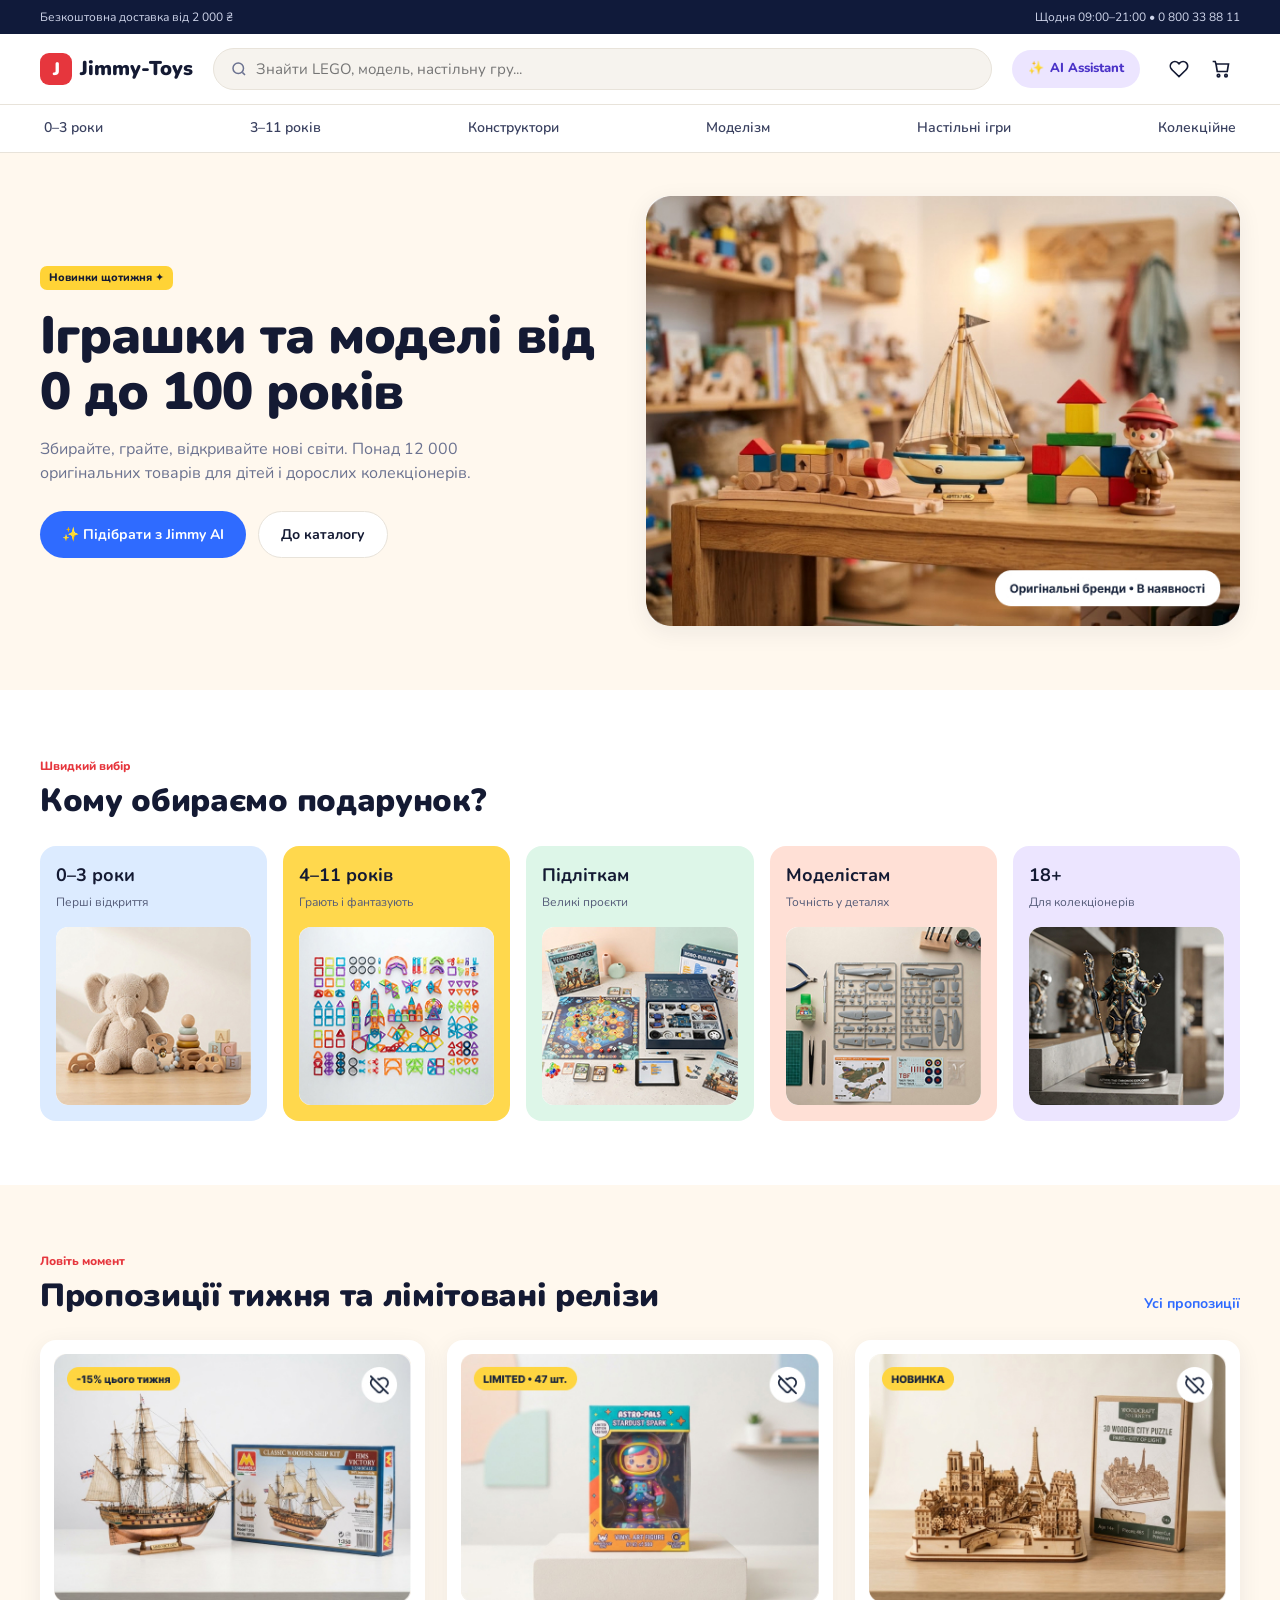
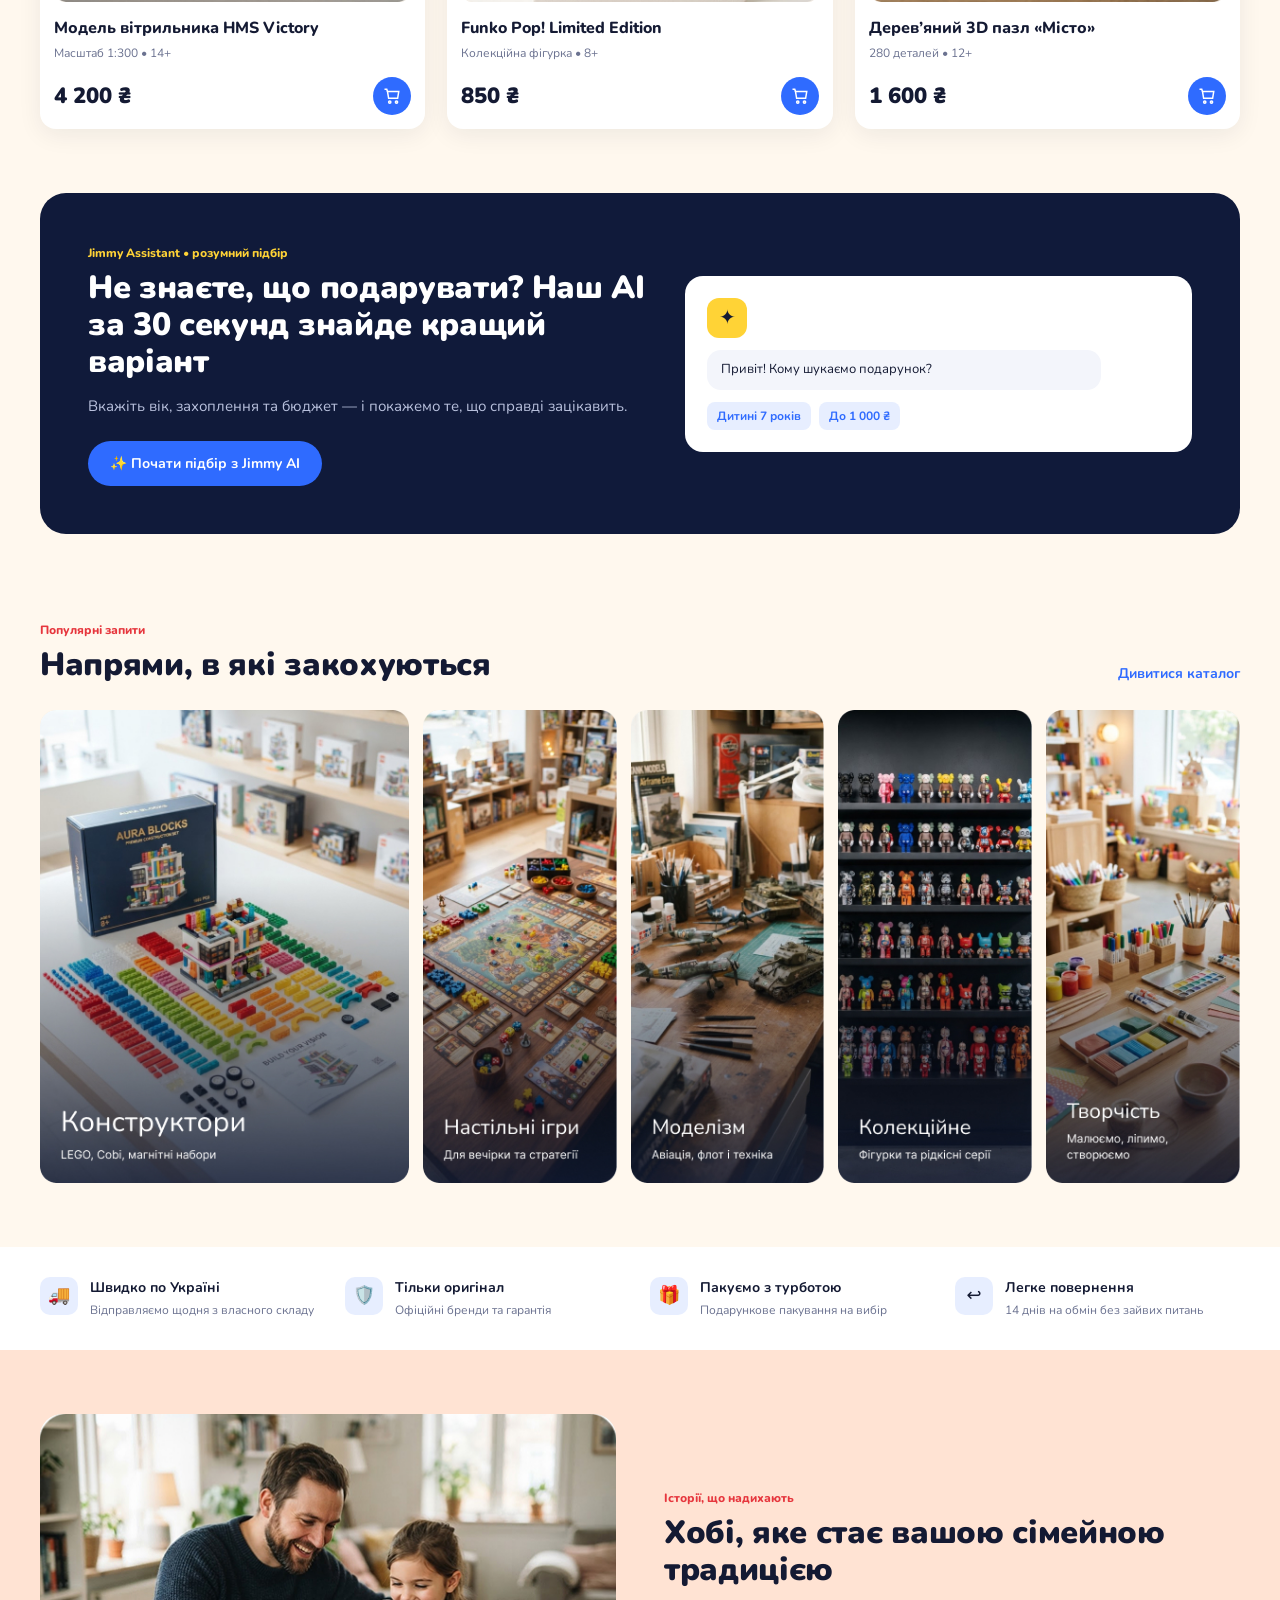
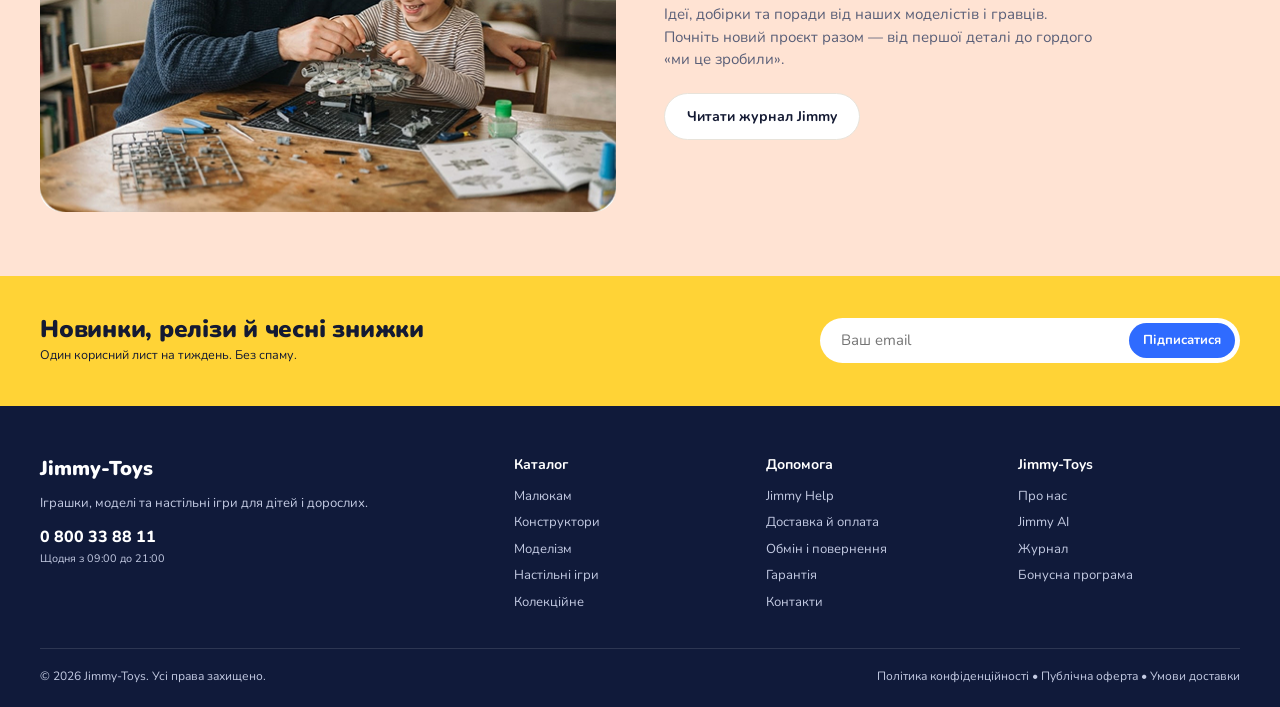
<file: index.html>
<!DOCTYPE html>
<html lang="uk">
<head>
<meta charset="UTF-8">
<meta name="viewport" content="width=device-width, initial-scale=1">
<title>Jimmy-Toys — іграшки та моделі від 0 до 100 років</title>
<link rel="preconnect" href="https://fonts.googleapis.com">
<link rel="preconnect" href="https://fonts.gstatic.com" crossorigin>
<link href="https://fonts.googleapis.com/css2?family=Nunito:wght@400;600;700;800;900&display=swap" rel="stylesheet">
<link rel="stylesheet" href="css/style.css">
<script src="js/main.js" defer></script>
</head>
<body>
<div class="topbar"><div class="container"><span>Безкоштовна доставка від 2 000 ₴</span><span>Щодня 09:00–21:00 • 0 800 33 88 11</span></div></div>
<header class="header">
  <input type="checkbox" id="menu">
  <div class="container header-main">
    <a href="index.html" class="logo"><span class="logo-mark">J</span>Jimmy-Toys</a>
    <form class="search" role="search" action="modeling.html">
      <svg viewBox="0 0 24 24" fill="none" stroke="currentColor" stroke-width="2"><circle cx="11" cy="11" r="7"/><path d="m20 20-3.5-3.5"/></svg><input name="q" placeholder="Знайти LEGO, модель, настільну гру..." aria-label="Пошук">
    </form>
    <a href="ai.html" class="ai-pill">✨ <span>AI Assistant</span></a>
    <div class="header-actions">
      <a href="#" class="icon-btn" aria-label="Обране"><svg viewBox="0 0 24 24" fill="none" stroke="currentColor" stroke-width="2"><path d="M20.8 4.6a5.5 5.5 0 0 0-7.8 0L12 5.7l-1-1.1a5.5 5.5 0 0 0-7.8 7.8l1 1.1L12 21l7.8-7.5 1-1.1a5.5 5.5 0 0 0 0-7.8z"/></svg></a>
      <a href="#" class="icon-btn" aria-label="Кошик"><svg viewBox="0 0 24 24" fill="none" stroke="currentColor" stroke-width="2"><path d="M6 6h15l-1.5 9h-12z"/><path d="M6 6 5 3H2"/><circle cx="9" cy="20" r="1.5"/><circle cx="18" cy="20" r="1.5"/></svg></a>
      <label for="menu" class="icon-btn burger" aria-label="Меню"><svg viewBox="0 0 24 24" fill="none" stroke="currentColor" stroke-width="2"><path d="M4 7h16M4 12h16M4 17h16"/></svg></label>
    </div>
  </div>
  <nav class="nav">
    <div class="container">
      <ul>
        <li><a href="index.html#gift">0–3 роки</a></li>
        <li><a href="index.html#gift">3–11 років</a></li>
        <li><a href="index.html#dirs">Конструктори</a></li>
        <li><a href="modeling.html">Моделізм</a></li>
        <li><a href="index.html#dirs">Настільні ігри</a></li>
        <li><a href="collectors.html">Колекційне</a></li>
      </ul>
    </div>
  </nav>
</header>
<main>
  <!-- HERO -->
  <section class="hero">
    <div class="container hero-grid">
      <div>
        <span class="tag">Новинки щотижня ✦</span>
        <h1 class="h1">Іграшки та моделі від 0 до 100 років</h1>
        <p class="lead">Збирайте, грайте, відкривайте нові світи. Понад 12 000 оригінальних товарів для дітей і дорослих колекціонерів.</p>
        <div class="hero-btns">
          <a href="ai.html" class="btn btn-blue">✨ Підібрати з Jimmy AI</a>
          <a href="modeling.html" class="btn btn-white">До каталогу</a>
        </div>
      </div>
      <div class="ph hero-img" data-emoji="⛵"><span class="ph-img" style="background-image:url('images/Hero media.jpg')"></span></div>
    </div>
  </section>

  <!-- КОМУ ОБИРАЄМО ПОДАРУНОК -->
  <section class="section white-band" id="gift">
    <div class="container">
      <span class="eyebrow">Швидкий вибір</span>
      <h2 class="h2" style="margin-bottom:26px">Кому обираємо подарунок?</h2>
      <div class="ages">
        <a href="ai.html?q=%D0%9F%D0%BE%D0%B4%D0%B0%D1%80%D1%83%D0%BD%D0%BE%D0%BA%20%D0%BC%D0%B0%D0%BB%D1%8E%D0%BA%D1%83%202%20%D1%80%D0%BE%D0%BA%D0%B8" class="age-card c-sky"><b>0–3 роки</b><small>Перші відкриття</small><div class="ph " data-emoji="🧸"><span class="ph-img" style="background-image:url('images/Image-1.jpg')"></span></div></a>
        <a href="ai.html?q=%D0%9A%D0%BE%D0%BD%D1%81%D1%82%D1%80%D1%83%D0%BA%D1%82%D0%BE%D1%80%20%D0%B4%D0%BB%D1%8F%20%D0%B4%D0%B8%D1%82%D0%B8%D0%BD%D0%B8%207%20%D1%80%D0%BE%D0%BA%D1%96%D0%B2" class="age-card c-sun"><b>4–11 років</b><small>Грають і фантазують</small><div class="ph " data-emoji="🧱"><span class="ph-img" style="background-image:url('images/Image-2.jpg')"></span></div></a>
        <a href="ai.html?q=3D%20%D0%BF%D0%B0%D0%B7%D0%BB%20%D0%B4%D0%BB%D1%8F%20%D0%BF%D1%96%D0%B4%D0%BB%D1%96%D1%82%D0%BA%D0%B0" class="age-card c-mint"><b>Підліткам</b><small>Великі проєкти</small><div class="ph " data-emoji="🎲"><span class="ph-img" style="background-image:url('images/Image-3.jpg')"></span></div></a>
        <a href="modeling.html" class="age-card c-rose"><b>Моделістам</b><small>Точність у деталях</small><div class="ph " data-emoji="✈️"><span class="ph-img" style="background-image:url('images/Image-4.jpg')"></span></div></a>
        <a href="collectors.html" class="age-card c-lav"><b>18+</b><small>Для колекціонерів</small><div class="ph " data-emoji="👨‍🚀"><span class="ph-img" style="background-image:url('images/Image-5.jpg')"></span></div></a>
      </div>
    </div>
  </section>

  <!-- ПРОПОЗИЦІЇ ТИЖНЯ -->
  <section class="section">
    <div class="container">
      <span class="eyebrow">Ловіть момент</span>
      <div class="sec-head"><h2 class="h2">Пропозиції тижня та лімітовані релізи</h2><a href="modeling.html" class="link-blue">Усі пропозиції</a></div>
      <div class="products">
        <article class="p-card">
          
          
          <div class="ph r-media" data-emoji="⛵"><span class="ph-img" style="background-image:url('images/Media-2.jpg')"></span></div>
          <h3>Модель вітрильника HMS Victory</h3>
          <p class="meta">Масштаб 1:300 • 14+</p>
          <div class="p-foot"><span class="price">4 200 ₴</span><a href="#" class="cart-round" aria-label="Додати в кошик"><svg viewBox="0 0 24 24" fill="none" stroke="currentColor" stroke-width="2"><path d="M6 6h15l-1.5 9h-12z"/><path d="M6 6 5 3H2"/><circle cx="9" cy="20" r="1.5"/><circle cx="18" cy="20" r="1.5"/></svg></a></div>
        </article>
        <article class="p-card">
          
          
          <div class="ph r-media" data-emoji="🧸"><span class="ph-img" style="background-image:url('images/Media.jpg')"></span></div>
          <h3>Funko Pop! Limited Edition</h3>
          <p class="meta">Колекційна фігурка • 8+</p>
          <div class="p-foot"><span class="price">850 ₴</span><a href="#" class="cart-round" aria-label="Додати в кошик"><svg viewBox="0 0 24 24" fill="none" stroke="currentColor" stroke-width="2"><path d="M6 6h15l-1.5 9h-12z"/><path d="M6 6 5 3H2"/><circle cx="9" cy="20" r="1.5"/><circle cx="18" cy="20" r="1.5"/></svg></a></div>
        </article>
        <article class="p-card">
          
          
          <div class="ph r-media" data-emoji="🏰"><span class="ph-img" style="background-image:url('images/Media-1.jpg')"></span></div>
          <h3>Дерев’яний 3D пазл «Місто»</h3>
          <p class="meta">280 деталей • 12+</p>
          <div class="p-foot"><span class="price">1 600 ₴</span><a href="#" class="cart-round" aria-label="Додати в кошик"><svg viewBox="0 0 24 24" fill="none" stroke="currentColor" stroke-width="2"><path d="M6 6h15l-1.5 9h-12z"/><path d="M6 6 5 3H2"/><circle cx="9" cy="20" r="1.5"/><circle cx="18" cy="20" r="1.5"/></svg></a></div>
        </article>
      </div>
    </div>
  </section>

  <!-- AI БАНЕР -->
  <section class="section" style="padding-top:0">
    <div class="container">
      <div class="ai-banner">
        <div>
          <span class="eyebrow">Jimmy Assistant • розумний підбір</span>
          <h2 class="h2">Не знаєте, що подарувати? Наш AI за 30 секунд знайде кращий варіант</h2>
          <p>Вкажіть вік, захоплення та бюджет — і покажемо те, що справді зацікавить.</p>
          <a href="ai.html" class="btn btn-blue">✨ Почати підбір з Jimmy AI</a>
        </div>
        <div class="chat-mock" aria-hidden="true">
          <div class="bot-ico">✦</div>
          <div class="bubble">Привіт! Кому шукаємо подарунок?</div>
          <div class="mini-chips"><span>Дитині 7 років</span><span>До 1 000 ₴</span></div>
        </div>
      </div>
    </div>
  </section>

  <!-- НАПРЯМИ -->
  <section class="section" id="dirs" style="padding-top:20px">
    <div class="container">
      <span class="eyebrow">Популярні запити</span>
      <div class="sec-head"><h2 class="h2">Напрями, в які закохуються</h2><a href="modeling.html" class="link-blue">Дивитися каталог</a></div>
      <div class="dirs">
        <a href="ai.html" class="dir ph" data-emoji="🧱"><span class="ph-img" style="background-image:url('images/Direction tile.jpg')"></span><div class="cap sr-only"><b>Конструктори</b><small>LEGO, Cobi, тематичні набори</small></div></a>
        <a href="ai.html" class="dir ph" data-emoji="🎲"><span class="ph-img" style="background-image:url('images/Direction tile-1.jpg')"></span><div class="cap sr-only"><b>Настільні ігри</b><small>Для вечорів з друзями</small></div></a>
        <a href="modeling.html" class="dir ph" data-emoji="✈️"><span class="ph-img" style="background-image:url('images/Direction tile-2.jpg')"></span><div class="cap sr-only"><b>Моделізм</b><small>Авіація, флот, техніка</small></div></a>
        <a href="collectors.html" class="dir ph" data-emoji="🗿"><span class="ph-img" style="background-image:url('images/Direction tile-3.jpg')"></span><div class="cap sr-only"><b>Колекційне</b><small>Фігурки й лімітовані релізи</small></div></a>
        <a href="ai.html" class="dir ph" data-emoji="🎨"><span class="ph-img" style="background-image:url('images/Direction tile-4.jpg')"></span><div class="cap sr-only"><b>Творчість</b><small>Фарби, глина, набори</small></div></a>
      </div>
    </div>
  </section>

  <!-- ПЕРЕВАГИ -->
  <section class="white-band">
    <div class="container perks">
      <div class="perk"><i>🚚</i><div><b>Швидко по Україні</b><small>Відправляємо щодня з власного складу</small></div></div>
      <div class="perk"><i>🛡️</i><div><b>Тільки оригінал</b><small>Офіційні бренди та гарантія</small></div></div>
      <div class="perk"><i>🎁</i><div><b>Пакуємо з турботою</b><small>Подарункове пакування на вибір</small></div></div>
      <div class="perk"><i>↩️</i><div><b>Легке повернення</b><small>14 днів на обмін без зайвих питань</small></div></div>
    </div>
  </section>

  <!-- ІСТОРІЯ -->
  <section class="section story">
    <div class="container story-grid">
      <div class="ph " data-emoji="👨‍👧"><span class="ph-img" style="background-image:url('images/Story image.jpg')"></span></div>
      <div>
        <span class="eyebrow">Історії, що надихають</span>
        <h2 class="h2">Хобі, яке стає вашою сімейною традицією</h2>
        <p>Ідеї, добірки та поради від наших моделістів і гравців. Почніть новий проєкт разом — від першої деталі до гордого «ми це зробили».</p>
        <a href="#" class="btn btn-white">Читати журнал Jimmy</a>
      </div>
    </div>
  </section>

  <!-- РОЗСИЛКА -->
  <section class="newsletter">
    <div class="container">
      <div><h2 class="h2" style="font-size:24px">Новинки, релізи й чесні знижки</h2><small>Один корисний лист на тиждень. Без спаму.</small></div>
      <form class="nl-form" action="#">
        <input type="email" name="email" placeholder="Ваш email" aria-label="Email" required>
        <button class="btn btn-blue btn-sm">Підписатися</button>
      </form>
    </div>
  </section>
</main>

<footer class="footer">
  <div class="container">
    <div class="foot-grid">
      <div>
        <a href="index.html" class="logo">Jimmy-Toys</a>
        <p>Іграшки, моделі та настільні ігри для дітей і дорослих.</p>
        <p class="foot-phone">0 800 33 88 11</p>
        <small>Щодня з 09:00 до 21:00</small>
      </div>
      <div><h4>Каталог</h4><ul><li><a href="index.html#gift">Малюкам</a></li><li><a href="index.html#dirs">Конструктори</a></li><li><a href="modeling.html">Моделізм</a></li><li><a href="index.html#dirs">Настільні ігри</a></li><li><a href="collectors.html">Колекційне</a></li></ul></div>
      <div><h4>Допомога</h4><ul><li><a href="support.html">Jimmy Help</a></li><li><a href="support.html#faq">Доставка й оплата</a></li><li><a href="support.html#faq">Обмін і повернення</a></li><li><a href="support.html#faq">Гарантія</a></li><li><a href="support.html#contacts">Контакти</a></li></ul></div>
      <div><h4>Jimmy-Toys</h4><ul><li><a href="#">Про нас</a></li><li><a href="ai.html">Jimmy AI</a></li><li><a href="#">Журнал</a></li><li><a href="#">Бонусна програма</a></li></ul></div>
    </div>
    <div class="foot-bottom"><span>© 2026 Jimmy-Toys. Усі права захищено.</span><span>Політика конфіденційності • Публічна оферта • Умови доставки</span></div>
  </div>
</footer>
</body>
</html>
</file>
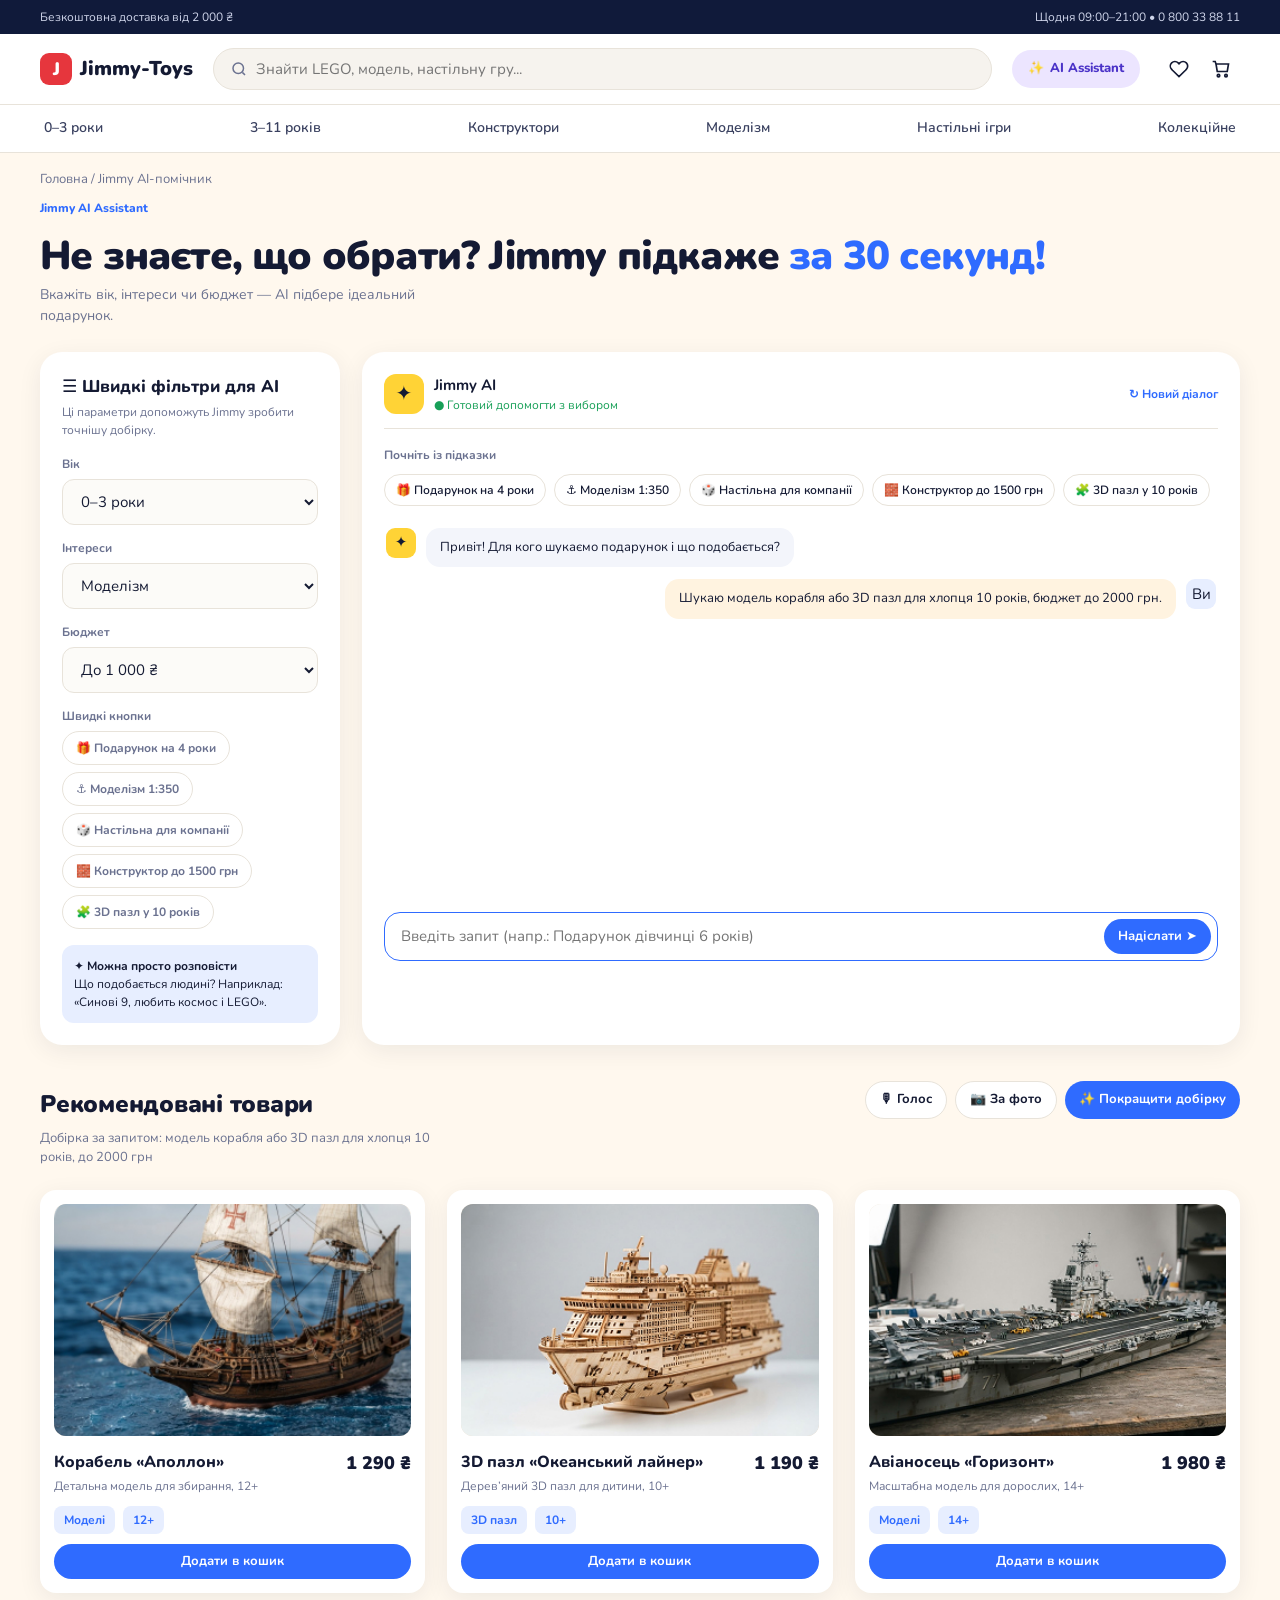
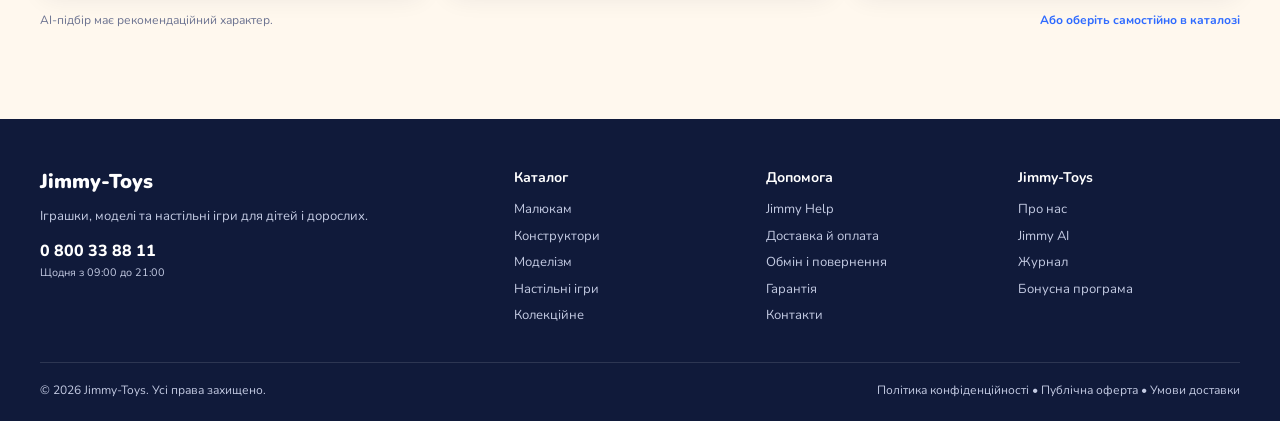
<file: ai.html>
<!DOCTYPE html>
<html lang="uk">
<head>
<meta charset="UTF-8">
<meta name="viewport" content="width=device-width, initial-scale=1">
<title>Jimmy AI — підбір подарунка за 30 секунд</title>
<link rel="preconnect" href="https://fonts.googleapis.com">
<link rel="preconnect" href="https://fonts.gstatic.com" crossorigin>
<link href="https://fonts.googleapis.com/css2?family=Nunito:wght@400;600;700;800;900&display=swap" rel="stylesheet">
<link rel="stylesheet" href="css/style.css">
<script src="js/main.js" defer></script>
</head>
<body>
<div class="topbar"><div class="container"><span>Безкоштовна доставка від 2 000 ₴</span><span>Щодня 09:00–21:00 • 0 800 33 88 11</span></div></div>
<header class="header">
  <input type="checkbox" id="menu">
  <div class="container header-main">
    <a href="index.html" class="logo"><span class="logo-mark">J</span>Jimmy-Toys</a>
    <form class="search" role="search" action="modeling.html">
      <svg viewBox="0 0 24 24" fill="none" stroke="currentColor" stroke-width="2"><circle cx="11" cy="11" r="7"/><path d="m20 20-3.5-3.5"/></svg><input name="q" placeholder="Знайти LEGO, модель, настільну гру..." aria-label="Пошук">
    </form>
    <a href="ai.html" class="ai-pill">✨ <span>AI Assistant</span></a>
    <div class="header-actions">
      <a href="#" class="icon-btn" aria-label="Обране"><svg viewBox="0 0 24 24" fill="none" stroke="currentColor" stroke-width="2"><path d="M20.8 4.6a5.5 5.5 0 0 0-7.8 0L12 5.7l-1-1.1a5.5 5.5 0 0 0-7.8 7.8l1 1.1L12 21l7.8-7.5 1-1.1a5.5 5.5 0 0 0 0-7.8z"/></svg></a>
      <a href="#" class="icon-btn" aria-label="Кошик"><svg viewBox="0 0 24 24" fill="none" stroke="currentColor" stroke-width="2"><path d="M6 6h15l-1.5 9h-12z"/><path d="M6 6 5 3H2"/><circle cx="9" cy="20" r="1.5"/><circle cx="18" cy="20" r="1.5"/></svg></a>
      <label for="menu" class="icon-btn burger" aria-label="Меню"><svg viewBox="0 0 24 24" fill="none" stroke="currentColor" stroke-width="2"><path d="M4 7h16M4 12h16M4 17h16"/></svg></label>
    </div>
  </div>
  <nav class="nav">
    <div class="container">
      <ul>
        <li><a href="index.html#gift">0–3 роки</a></li>
        <li><a href="index.html#gift">3–11 років</a></li>
        <li><a href="index.html#dirs">Конструктори</a></li>
        <li><a href="modeling.html">Моделізм</a></li>
        <li><a href="index.html#dirs">Настільні ігри</a></li>
        <li><a href="collectors.html">Колекційне</a></li>
      </ul>
    </div>
  </nav>
</header>
<main class="container ai-page">
  <input type="radio" name="scn" id="s0" class="sr" checked>
  <input type="radio" name="scn" id="s1" class="sr">
  <input type="radio" name="scn" id="s2" class="sr">
  <input type="radio" name="scn" id="s3" class="sr">
  <input type="radio" name="scn" id="s4" class="sr">
  <input type="radio" name="scn" id="s5" class="sr">
  <nav class="breadcrumbs"><a href="index.html">Головна</a> / Jimmy AI-помічник</nav>
  <span class="eyebrow" style="color:var(--blue)">Jimmy AI Assistant</span>
  <h1 class="h1 ai-title" style="font-size:clamp(26px,3.6vw,40px)">Не знаєте, що обрати? Jimmy підкаже <span>за 30 секунд!</span></h1>
  <p class="lead" style="font-size:14px">Вкажіть вік, інтереси чи бюджет — AI підбере ідеальний подарунок.</p>

  <div class="ai-layout">
    <!-- Ліва панель фільтрів -->
    <aside class="panel">
      <h3>☰ Швидкі фільтри для AI</h3>
      <p>Ці параметри допоможуть Jimmy зробити точнішу добірку.</p>
      <form action="#">
        <div class="field"><label for="age">Вік</label>
          <select id="age"><option>0–3 роки</option><option>4–11 років</option><option>12–17 років</option><option>18+</option></select></div>
        <div class="field"><label for="interest">Інтереси</label>
          <select id="interest"><option>Моделізм</option><option>Конструктори</option><option>Настільні ігри</option><option>3D пазли</option><option>Колекційне</option></select></div>
        <div class="field"><label for="budget">Бюджет</label>
          <select id="budget"><option>До 1 000 ₴</option><option>До 1 500 ₴</option><option>До 2 000 ₴</option><option>До 5 000 ₴</option></select></div>
      </form>
      <div class="field"><span style="font-size:12px;font-weight:700;color:var(--muted)">Швидкі кнопки</span>
        <div class="chip-col">
          <label class="chip" for="s1">🎁 Подарунок на 4 роки</label>
          <label class="chip" for="s2">⚓ Моделізм 1:350</label>
          <label class="chip" for="s3">🎲 Настільна для компанії</label>
          <label class="chip" for="s4">🧱 Конструктор до 1500 грн</label>
          <label class="chip" for="s5">🧩 3D пазл у 10 років</label>
        </div>
      </div>
      <div class="tip">✦ <b>Можна просто розповісти</b><br>Що подобається людині? Наприклад: «Синові 9, любить космос і LEGO».</div>
    </aside>

    <!-- Чат -->
    <section class="panel chat" aria-label="Чат з Jimmy AI">
      <div class="chat-head">
        <div class="who"><i>✦</i><div><b>Jimmy AI</b><div class="online">● Готовий допомогти з вибором</div></div></div>
        <label for="s0" class="link-blue" style="font-size:12px;cursor:pointer">↻ Новий діалог</label>
      </div>
      <div class="chat-start">
        <small>Почніть із підказки</small>
        <div class="mini-chips"><label class="chip" for="s1">🎁 Подарунок на 4 роки</label><label class="chip" for="s2">⚓ Моделізм 1:350</label><label class="chip" for="s3">🎲 Настільна для компанії</label><label class="chip" for="s4">🧱 Конструктор до 1500 грн</label><label class="chip" for="s5">🧩 3D пазл у 10 років</label></div>
      </div>
      <div class="chat-body">
        <div class="msg"><div class="av">✦</div><div class="bubble">Привіт! Для кого шукаємо подарунок і що подобається?</div></div>
        <div class="scn scn-0">
          <div class="msg me"><div class="av">Ви</div><div class="bubble">Шукаю модель корабля або 3D пазл для хлопця 10 років, бюджет до 2000 грн.</div></div>
        </div>
        <div class="scn scn-1">
          <div class="msg me"><div class="av">Ви</div><div class="bubble">Подарунок на 4 роки</div></div>
          <div class="msg"><div class="av">✦</div><div class="bubble">Для 4 років раджу м’які та магнітні іграшки, а ще першу настільну гру. Дивіться добірку нижче 👇</div></div>
        </div>
        <div class="scn scn-2">
          <div class="msg me"><div class="av">Ви</div><div class="bubble">Моделізм 1:350</div></div>
          <div class="msg"><div class="av">✦</div><div class="bubble">Масштаб 1:350 — класика для флоту. Ось модель, фарби й ще один корабель для колекції 👇</div></div>
        </div>
        <div class="scn scn-3">
          <div class="msg me"><div class="av">Ви</div><div class="bubble">Настільна для компанії</div></div>
          <div class="msg"><div class="av">✦</div><div class="bubble">Для компанії — гра на 2–6 гравців, а ще дві ідеї для спільного вечора 👇</div></div>
        </div>
        <div class="scn scn-4">
          <div class="msg me"><div class="av">Ви</div><div class="bubble">Конструктор до 1500 грн</div></div>
          <div class="msg"><div class="av">✦</div><div class="bubble">У бюджеті до 1 500 ₴ є чудові набори для збирання 👇</div></div>
        </div>
        <div class="scn scn-5">
          <div class="msg me"><div class="av">Ви</div><div class="bubble">3D пазл у 10 років</div></div>
          <div class="msg"><div class="av">✦</div><div class="bubble">Для 10 років — дерев’яні 3D пазли й моделі середньої складності, збирати 2–4 вечори 👇</div></div>
        </div>
      </div>
      <form class="chat-input" action="#">
        <input placeholder="Введіть запит (напр.: Подарунок дівчинці 6 років)" aria-label="Ваш запит" autocomplete="off">
        <button class="btn btn-blue btn-sm">Надіслати ➤</button>
      </form>
    </section>
  </div>

  <!-- Рекомендовані товари -->
  <section class="rec">
    <div class="sec-head">
      <h2 class="h2" style="font-size:24px">Рекомендовані товари</h2>
      <div class="rec-actions">
        <a href="#" class="btn btn-white btn-sm">🎙 Голос</a>
        <a href="#" class="btn btn-white btn-sm">📷 За фото</a>
        <a href="#" class="btn btn-blue btn-sm">✨ Покращити добірку</a>
      </div>
    </div>
    <div class="products">
        <div class="scn scn-0">
          <p class="lead rec-note" style="font-size:13px;grid-column:1/-1;margin-top:-16px">Добірка за запитом: модель корабля або 3D пазл для хлопця 10 років, до 2000 грн</p>
          <article class="p-card">
            <div class="ph " data-emoji="🚢"><span class="ph-img" style="background-image:url('images/Image.jpg')"></span></div>
            <div style="display:flex;justify-content:space-between;gap:8px;margin-top:14px"><h3 style="margin:0">Корабель «Аполлон»</h3><span class="price" style="font-size:18px;white-space:nowrap">1 290 ₴</span></div>
            <p class="meta">Детальна модель для збирання, 12+</p>
            <div class="mini-chips" style="margin:10px 0"><span>Моделі</span><span>12+</span></div>
            <a href="#" class="btn btn-blue btn-sm btn-block">Додати в кошик</a>
          </article>
          <article class="p-card">
            <div class="ph " data-emoji="🛳️"><span class="ph-img" style="background-image:url('images/Rectangle.jpg')"></span></div>
            <div style="display:flex;justify-content:space-between;gap:8px;margin-top:14px"><h3 style="margin:0">3D пазл «Океанський лайнер»</h3><span class="price" style="font-size:18px;white-space:nowrap">1 190 ₴</span></div>
            <p class="meta">Дерев’яний 3D пазл для дитини, 10+</p>
            <div class="mini-chips" style="margin:10px 0"><span>3D пазл</span><span>10+</span></div>
            <a href="#" class="btn btn-blue btn-sm btn-block">Додати в кошик</a>
          </article>
          <article class="p-card">
            <div class="ph " data-emoji="⚓"><span class="ph-img" style="background-image:url('images/Rectangle-1.jpg')"></span></div>
            <div style="display:flex;justify-content:space-between;gap:8px;margin-top:14px"><h3 style="margin:0">Авіаносець «Горизонт»</h3><span class="price" style="font-size:18px;white-space:nowrap">1 980 ₴</span></div>
            <p class="meta">Масштабна модель для дорослих, 14+</p>
            <div class="mini-chips" style="margin:10px 0"><span>Моделі</span><span>14+</span></div>
            <a href="#" class="btn btn-blue btn-sm btn-block">Додати в кошик</a>
          </article>
        </div>
        <div class="scn scn-1">
          <p class="lead rec-note" style="font-size:13px;grid-column:1/-1;margin-top:-16px">Добірка за запитом: подарунок дитині 4 роки</p>
          <article class="p-card">
            <div class="ph " data-emoji="🧲"><span class="ph-img" style="background-image:url('images/Image-2.jpg')"></span></div>
            <div style="display:flex;justify-content:space-between;gap:8px;margin-top:14px"><h3 style="margin:0">Магнітний конструктор, 64 деталі</h3><span class="price" style="font-size:18px;white-space:nowrap">1 290 ₴</span></div>
            <p class="meta">Яскраві магнітні пластини, 3+</p>
            <div class="mini-chips" style="margin:10px 0"><span>Конструктор</span><span>3+</span></div>
            <a href="#" class="btn btn-blue btn-sm btn-block">Додати в кошик</a>
          </article>
          <article class="p-card">
            <div class="ph " data-emoji="🧸"><span class="ph-img" style="background-image:url('images/Image-1.jpg')"></span></div>
            <div style="display:flex;justify-content:space-between;gap:8px;margin-top:14px"><h3 style="margin:0">Набір «Слоненя та кубики»</h3><span class="price" style="font-size:18px;white-space:nowrap">890 ₴</span></div>
            <p class="meta">М’яка іграшка й дерев’яні кубики, 1+</p>
            <div class="mini-chips" style="margin:10px 0"><span>Малюкам</span><span>1+</span></div>
            <a href="#" class="btn btn-blue btn-sm btn-block">Додати в кошик</a>
          </article>
          <article class="p-card">
            <div class="ph " data-emoji="🎲"><span class="ph-img" style="background-image:url('images/Image-3.jpg')"></span></div>
            <div style="display:flex;justify-content:space-between;gap:8px;margin-top:14px"><h3 style="margin:0">Настільна гра «Острів скарбів»</h3><span class="price" style="font-size:18px;white-space:nowrap">1 350 ₴</span></div>
            <p class="meta">2–6 гравців, 6+</p>
            <div class="mini-chips" style="margin:10px 0"><span>Настільні ігри</span><span>6+</span></div>
            <a href="#" class="btn btn-blue btn-sm btn-block">Додати в кошик</a>
          </article>
        </div>
        <div class="scn scn-2">
          <p class="lead rec-note" style="font-size:13px;grid-column:1/-1;margin-top:-16px">Добірка за запитом: моделізм, масштаб 1:350</p>
          <article class="p-card">
            <div class="ph " data-emoji="🚢"><span class="ph-img" style="background-image:url('images/Studio product photograph.jpg')"></span></div>
            <div style="display:flex;justify-content:space-between;gap:8px;margin-top:14px"><h3 style="margin:0">Модель корабля</h3><span class="price" style="font-size:18px;white-space:nowrap">3 400 ₴</span></div>
            <p class="meta">Масштаб 1:350, бренд Trumpeter</p>
            <div class="mini-chips" style="margin:10px 0"><span>Флот</span><span>1:350</span></div>
            <a href="#" class="btn btn-blue btn-sm btn-block">Додати в кошик</a>
          </article>
          <article class="p-card">
            <div class="ph " data-emoji="⚓"><span class="ph-img" style="background-image:url('images/Rectangle-1.jpg')"></span></div>
            <div style="display:flex;justify-content:space-between;gap:8px;margin-top:14px"><h3 style="margin:0">Авіаносець «Горизонт»</h3><span class="price" style="font-size:18px;white-space:nowrap">1 980 ₴</span></div>
            <p class="meta">Масштабна модель для дорослих, 14+</p>
            <div class="mini-chips" style="margin:10px 0"><span>Моделі</span><span>14+</span></div>
            <a href="#" class="btn btn-blue btn-sm btn-block">Додати в кошик</a>
          </article>
          <article class="p-card">
            <div class="ph " data-emoji="🎨"><span class="ph-img" style="background-image:url('images/Studio product photograph-1.jpg')"></span></div>
            <div style="display:flex;justify-content:space-between;gap:8px;margin-top:14px"><h3 style="margin:0">Набір акрилу (8 шт)</h3><span class="price" style="font-size:18px;white-space:nowrap">540 ₴</span></div>
            <p class="meta">Фарби для моделей, 17 мл</p>
            <div class="mini-chips" style="margin:10px 0"><span>Аксесуари</span></div>
            <a href="#" class="btn btn-blue btn-sm btn-block">Додати в кошик</a>
          </article>
        </div>
        <div class="scn scn-3">
          <p class="lead rec-note" style="font-size:13px;grid-column:1/-1;margin-top:-16px">Добірка за запитом: настільна гра для компанії</p>
          <article class="p-card">
            <div class="ph " data-emoji="🎲"><span class="ph-img" style="background-image:url('images/Image-3.jpg')"></span></div>
            <div style="display:flex;justify-content:space-between;gap:8px;margin-top:14px"><h3 style="margin:0">Настільна гра «Острів скарбів»</h3><span class="price" style="font-size:18px;white-space:nowrap">1 350 ₴</span></div>
            <p class="meta">2–6 гравців, 6+</p>
            <div class="mini-chips" style="margin:10px 0"><span>Настільні ігри</span><span>6+</span></div>
            <a href="#" class="btn btn-blue btn-sm btn-block">Додати в кошик</a>
          </article>
          <article class="p-card">
            <div class="ph " data-emoji="🏰"><span class="ph-img" style="background-image:url('images/Media-1.jpg')"></span></div>
            <div style="display:flex;justify-content:space-between;gap:8px;margin-top:14px"><h3 style="margin:0">Дерев’яний 3D пазл «Місто»</h3><span class="price" style="font-size:18px;white-space:nowrap">1 600 ₴</span></div>
            <p class="meta">280 деталей, 12+</p>
            <div class="mini-chips" style="margin:10px 0"><span>3D пазл</span><span>12+</span></div>
            <a href="#" class="btn btn-blue btn-sm btn-block">Додати в кошик</a>
          </article>
          <article class="p-card">
            <div class="ph " data-emoji="🧲"><span class="ph-img" style="background-image:url('images/Image-2.jpg')"></span></div>
            <div style="display:flex;justify-content:space-between;gap:8px;margin-top:14px"><h3 style="margin:0">Магнітний конструктор, 64 деталі</h3><span class="price" style="font-size:18px;white-space:nowrap">1 290 ₴</span></div>
            <p class="meta">Яскраві магнітні пластини, 3+</p>
            <div class="mini-chips" style="margin:10px 0"><span>Конструктор</span><span>3+</span></div>
            <a href="#" class="btn btn-blue btn-sm btn-block">Додати в кошик</a>
          </article>
        </div>
        <div class="scn scn-4">
          <p class="lead rec-note" style="font-size:13px;grid-column:1/-1;margin-top:-16px">Добірка за запитом: конструктор до 1 500 ₴</p>
          <article class="p-card">
            <div class="ph " data-emoji="🧲"><span class="ph-img" style="background-image:url('images/Image-2.jpg')"></span></div>
            <div style="display:flex;justify-content:space-between;gap:8px;margin-top:14px"><h3 style="margin:0">Магнітний конструктор, 64 деталі</h3><span class="price" style="font-size:18px;white-space:nowrap">1 290 ₴</span></div>
            <p class="meta">Яскраві магнітні пластини, 3+</p>
            <div class="mini-chips" style="margin:10px 0"><span>Конструктор</span><span>3+</span></div>
            <a href="#" class="btn btn-blue btn-sm btn-block">Додати в кошик</a>
          </article>
          <article class="p-card">
            <div class="ph " data-emoji="🛳️"><span class="ph-img" style="background-image:url('images/Rectangle.jpg')"></span></div>
            <div style="display:flex;justify-content:space-between;gap:8px;margin-top:14px"><h3 style="margin:0">3D пазл «Океанський лайнер»</h3><span class="price" style="font-size:18px;white-space:nowrap">1 190 ₴</span></div>
            <p class="meta">Дерев’яний 3D пазл для дитини, 10+</p>
            <div class="mini-chips" style="margin:10px 0"><span>3D пазл</span><span>10+</span></div>
            <a href="#" class="btn btn-blue btn-sm btn-block">Додати в кошик</a>
          </article>
          <article class="p-card">
            <div class="ph " data-emoji="✈️"><span class="ph-img" style="background-image:url('images/Image-4.jpg')"></span></div>
            <div style="display:flex;justify-content:space-between;gap:8px;margin-top:14px"><h3 style="margin:0">Збірна модель літака + інструменти</h3><span class="price" style="font-size:18px;white-space:nowrap">1 250 ₴</span></div>
            <p class="meta">Масштаб 1:72, зручний старт, 10+</p>
            <div class="mini-chips" style="margin:10px 0"><span>Моделі</span><span>10+</span></div>
            <a href="#" class="btn btn-blue btn-sm btn-block">Додати в кошик</a>
          </article>
        </div>
        <div class="scn scn-5">
          <p class="lead rec-note" style="font-size:13px;grid-column:1/-1;margin-top:-16px">Добірка за запитом: 3D пазл для дитини 10 років</p>
          <article class="p-card">
            <div class="ph " data-emoji="🛳️"><span class="ph-img" style="background-image:url('images/Rectangle.jpg')"></span></div>
            <div style="display:flex;justify-content:space-between;gap:8px;margin-top:14px"><h3 style="margin:0">3D пазл «Океанський лайнер»</h3><span class="price" style="font-size:18px;white-space:nowrap">1 190 ₴</span></div>
            <p class="meta">Дерев’яний 3D пазл для дитини, 10+</p>
            <div class="mini-chips" style="margin:10px 0"><span>3D пазл</span><span>10+</span></div>
            <a href="#" class="btn btn-blue btn-sm btn-block">Додати в кошик</a>
          </article>
          <article class="p-card">
            <div class="ph " data-emoji="🏰"><span class="ph-img" style="background-image:url('images/Media-1.jpg')"></span></div>
            <div style="display:flex;justify-content:space-between;gap:8px;margin-top:14px"><h3 style="margin:0">Дерев’яний 3D пазл «Місто»</h3><span class="price" style="font-size:18px;white-space:nowrap">1 600 ₴</span></div>
            <p class="meta">280 деталей, 12+</p>
            <div class="mini-chips" style="margin:10px 0"><span>3D пазл</span><span>12+</span></div>
            <a href="#" class="btn btn-blue btn-sm btn-block">Додати в кошик</a>
          </article>
          <article class="p-card">
            <div class="ph " data-emoji="🚢"><span class="ph-img" style="background-image:url('images/Image.jpg')"></span></div>
            <div style="display:flex;justify-content:space-between;gap:8px;margin-top:14px"><h3 style="margin:0">Корабель «Аполлон»</h3><span class="price" style="font-size:18px;white-space:nowrap">1 290 ₴</span></div>
            <p class="meta">Детальна модель для збирання, 12+</p>
            <div class="mini-chips" style="margin:10px 0"><span>Моделі</span><span>12+</span></div>
            <a href="#" class="btn btn-blue btn-sm btn-block">Додати в кошик</a>
          </article>
        </div>
    </div>
    <div class="sec-head" style="margin-top:18px;font-size:12px;color:var(--muted)"><span>AI-підбір має рекомендаційний характер.</span><a href="modeling.html" class="link-blue" style="font-size:12px">Або оберіть самостійно в каталозі</a></div>
  </section>
</main>

<footer class="footer">
  <div class="container">
    <div class="foot-grid">
      <div>
        <a href="index.html" class="logo">Jimmy-Toys</a>
        <p>Іграшки, моделі та настільні ігри для дітей і дорослих.</p>
        <p class="foot-phone">0 800 33 88 11</p>
        <small>Щодня з 09:00 до 21:00</small>
      </div>
      <div><h4>Каталог</h4><ul><li><a href="index.html#gift">Малюкам</a></li><li><a href="index.html#dirs">Конструктори</a></li><li><a href="modeling.html">Моделізм</a></li><li><a href="index.html#dirs">Настільні ігри</a></li><li><a href="collectors.html">Колекційне</a></li></ul></div>
      <div><h4>Допомога</h4><ul><li><a href="support.html">Jimmy Help</a></li><li><a href="support.html#faq">Доставка й оплата</a></li><li><a href="support.html#faq">Обмін і повернення</a></li><li><a href="support.html#faq">Гарантія</a></li><li><a href="support.html#contacts">Контакти</a></li></ul></div>
      <div><h4>Jimmy-Toys</h4><ul><li><a href="#">Про нас</a></li><li><a href="ai.html">Jimmy AI</a></li><li><a href="#">Журнал</a></li><li><a href="#">Бонусна програма</a></li></ul></div>
    </div>
    <div class="foot-bottom"><span>© 2026 Jimmy-Toys. Усі права захищено.</span><span>Політика конфіденційності • Публічна оферта • Умови доставки</span></div>
  </div>
</footer>
</body>
</html>
</file>
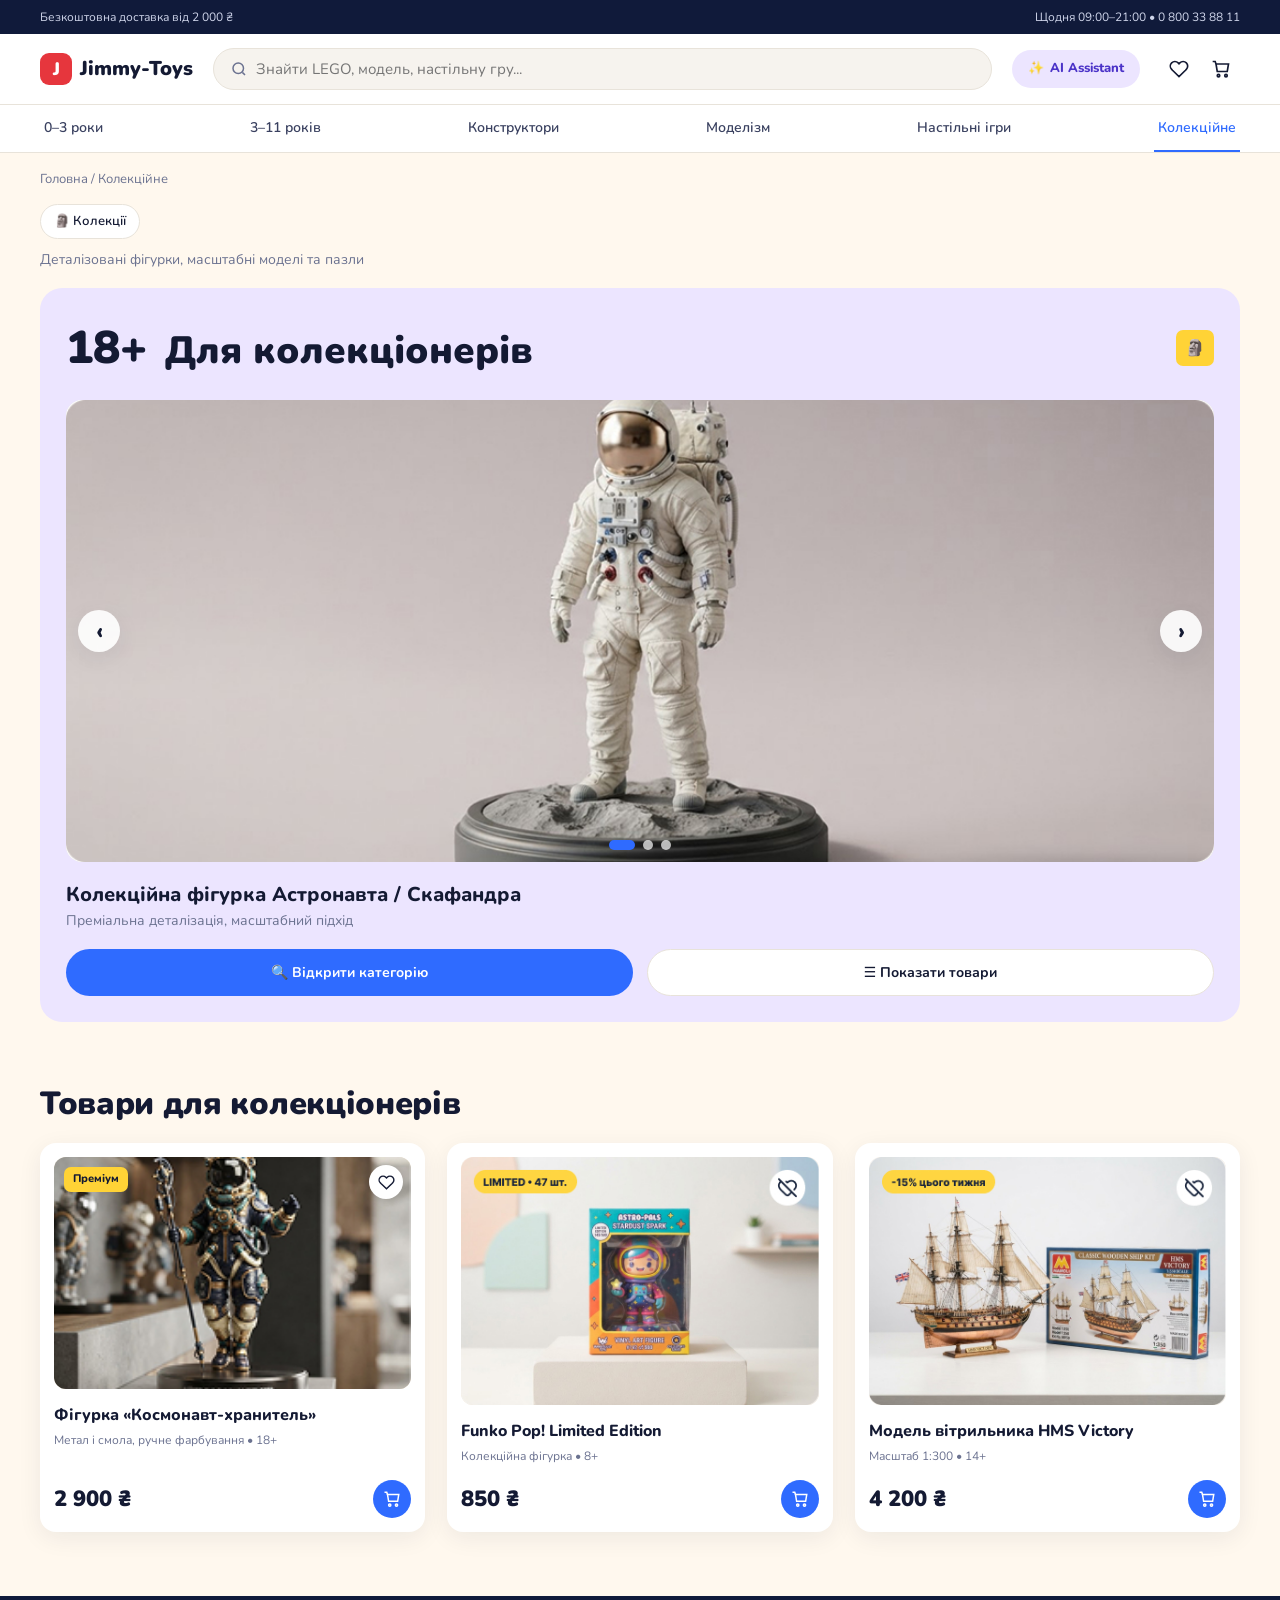
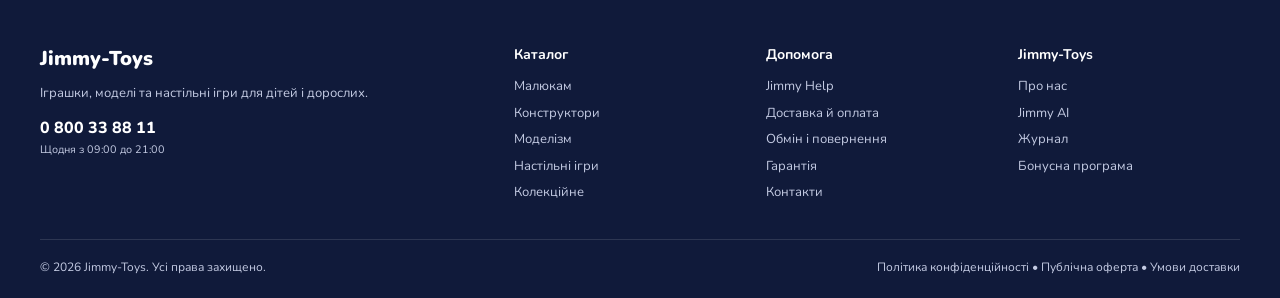
<file: collectors.html>
<!DOCTYPE html>
<html lang="uk">
<head>
<meta charset="UTF-8">
<meta name="viewport" content="width=device-width, initial-scale=1">
<title>Для колекціонерів — Jimmy-Toys</title>
<link rel="preconnect" href="https://fonts.googleapis.com">
<link rel="preconnect" href="https://fonts.gstatic.com" crossorigin>
<link href="https://fonts.googleapis.com/css2?family=Nunito:wght@400;600;700;800;900&display=swap" rel="stylesheet">
<link rel="stylesheet" href="css/style.css">
<script src="js/main.js" defer></script>
</head>
<body>
<div class="topbar"><div class="container"><span>Безкоштовна доставка від 2 000 ₴</span><span>Щодня 09:00–21:00 • 0 800 33 88 11</span></div></div>
<header class="header">
  <input type="checkbox" id="menu">
  <div class="container header-main">
    <a href="index.html" class="logo"><span class="logo-mark">J</span>Jimmy-Toys</a>
    <form class="search" role="search" action="modeling.html">
      <svg viewBox="0 0 24 24" fill="none" stroke="currentColor" stroke-width="2"><circle cx="11" cy="11" r="7"/><path d="m20 20-3.5-3.5"/></svg><input name="q" placeholder="Знайти LEGO, модель, настільну гру..." aria-label="Пошук">
    </form>
    <a href="ai.html" class="ai-pill">✨ <span>AI Assistant</span></a>
    <div class="header-actions">
      <a href="#" class="icon-btn" aria-label="Обране"><svg viewBox="0 0 24 24" fill="none" stroke="currentColor" stroke-width="2"><path d="M20.8 4.6a5.5 5.5 0 0 0-7.8 0L12 5.7l-1-1.1a5.5 5.5 0 0 0-7.8 7.8l1 1.1L12 21l7.8-7.5 1-1.1a5.5 5.5 0 0 0 0-7.8z"/></svg></a>
      <a href="#" class="icon-btn" aria-label="Кошик"><svg viewBox="0 0 24 24" fill="none" stroke="currentColor" stroke-width="2"><path d="M6 6h15l-1.5 9h-12z"/><path d="M6 6 5 3H2"/><circle cx="9" cy="20" r="1.5"/><circle cx="18" cy="20" r="1.5"/></svg></a>
      <label for="menu" class="icon-btn burger" aria-label="Меню"><svg viewBox="0 0 24 24" fill="none" stroke="currentColor" stroke-width="2"><path d="M4 7h16M4 12h16M4 17h16"/></svg></label>
    </div>
  </div>
  <nav class="nav">
    <div class="container">
      <ul>
        <li><a href="index.html#gift">0–3 роки</a></li>
        <li><a href="index.html#gift">3–11 років</a></li>
        <li><a href="index.html#dirs">Конструктори</a></li>
        <li><a href="modeling.html">Моделізм</a></li>
        <li><a href="index.html#dirs">Настільні ігри</a></li>
        <li><a href="collectors.html" class="active">Колекційне</a></li>
      </ul>
    </div>
  </nav>
</header>
<main class="container">
  <nav class="breadcrumbs"><a href="index.html">Головна</a> / Колекційне</nav>
  <span class="chip" style="margin-top:8px">🗿 Колекції</span>
  <p class="lead" style="margin-top:10px;font-size:14px">Деталізовані фігурки, масштабні моделі та пазли</p>

  <section class="coll-card">
    <div class="coll-top">
      <h1><span class="age">18+</span> Для колекціонерів</h1>
      <span class="tag" style="font-size:16px;padding:6px 9px">🗿</span>
    </div>
    <!-- Слайдер: кнопки, точки та автопрокрутку додає js/main.js (модуль Slider) -->
    <div class="slider" data-slider aria-roledescription="карусель" aria-label="Колекційні новинки">
      <div class="slider-track">
        <div class="slide ph" data-emoji="👨‍🚀" role="group" aria-roledescription="слайд" aria-label="1 з 3" data-title="Колекційна фігурка Астронавта / Скафандра" data-text="Преміальна деталізація, масштабний підхід"><span class="ph-img" style="background-image:url('images/Astronaut collectible photograph.jpg')"></span></div>
        <div class="slide ph" data-emoji="👨‍🚀" role="group" aria-roledescription="слайд" aria-label="2 з 3" data-title="Фігурка «Космонавт-хранитель»" data-text="Метал і смола, ручне фарбування • 2 900 ₴"><span class="ph-img" style="background-image:url('images/Image-5.jpg')"></span></div>
        <div class="slide ph" data-emoji="⛵" role="group" aria-roledescription="слайд" aria-label="3 з 3" data-title="Модель вітрильника HMS Victory" data-text="Масштаб 1:300, лімітований реліз • 4 200 ₴"><span class="ph-img" style="background-image:url('images/Media-2.jpg')"></span></div>
      </div>
    </div>
    <h2 data-slider-title aria-live="polite">Колекційна фігурка Астронавта / Скафандра</h2>
    <p data-slider-text>Преміальна деталізація, масштабний підхід</p>
    <div class="coll-btns">
      <a href="modeling.html" class="btn btn-blue">🔍 Відкрити категорію</a>
      <a href="#items" class="btn btn-white">☰ Показати товари</a>
    </div>
  </section>

  <section id="items" style="margin-bottom:64px;scroll-margin-top:140px">
    <h2 class="h2" style="margin-bottom:20px">Товари для колекціонерів</h2>
    <div class="products">
        <article class="p-card">
          <span class="tag">Преміум</span>
          <label class="fav" aria-label="В обране"><input type="checkbox"><svg viewBox="0 0 24 24" fill="none" stroke="currentColor" stroke-width="2"><path d="M20.8 4.6a5.5 5.5 0 0 0-7.8 0L12 5.7l-1-1.1a5.5 5.5 0 0 0-7.8 7.8l1 1.1L12 21l7.8-7.5 1-1.1a5.5 5.5 0 0 0 0-7.8z"/></svg></label>
          <div class="ph " data-emoji="👨‍🚀"><span class="ph-img" style="background-image:url('images/Image-5.jpg')"></span></div>
          <h3>Фігурка «Космонавт-хранитель»</h3>
          <p class="meta">Метал і смола, ручне фарбування • 18+</p>
          <div class="p-foot"><span class="price">2 900 ₴</span><a href="#" class="cart-round" aria-label="Додати в кошик"><svg viewBox="0 0 24 24" fill="none" stroke="currentColor" stroke-width="2"><path d="M6 6h15l-1.5 9h-12z"/><path d="M6 6 5 3H2"/><circle cx="9" cy="20" r="1.5"/><circle cx="18" cy="20" r="1.5"/></svg></a></div>
        </article>
        <article class="p-card">
          
          
          <div class="ph r-media" data-emoji="🧸"><span class="ph-img" style="background-image:url('images/Media.jpg')"></span></div>
          <h3>Funko Pop! Limited Edition</h3>
          <p class="meta">Колекційна фігурка • 8+</p>
          <div class="p-foot"><span class="price">850 ₴</span><a href="#" class="cart-round" aria-label="Додати в кошик"><svg viewBox="0 0 24 24" fill="none" stroke="currentColor" stroke-width="2"><path d="M6 6h15l-1.5 9h-12z"/><path d="M6 6 5 3H2"/><circle cx="9" cy="20" r="1.5"/><circle cx="18" cy="20" r="1.5"/></svg></a></div>
        </article>
        <article class="p-card">
          
          
          <div class="ph r-media" data-emoji="⛵"><span class="ph-img" style="background-image:url('images/Media-2.jpg')"></span></div>
          <h3>Модель вітрильника HMS Victory</h3>
          <p class="meta">Масштаб 1:300 • 14+</p>
          <div class="p-foot"><span class="price">4 200 ₴</span><a href="#" class="cart-round" aria-label="Додати в кошик"><svg viewBox="0 0 24 24" fill="none" stroke="currentColor" stroke-width="2"><path d="M6 6h15l-1.5 9h-12z"/><path d="M6 6 5 3H2"/><circle cx="9" cy="20" r="1.5"/><circle cx="18" cy="20" r="1.5"/></svg></a></div>
        </article>
    </div>
  </section>
</main>

<footer class="footer">
  <div class="container">
    <div class="foot-grid">
      <div>
        <a href="index.html" class="logo">Jimmy-Toys</a>
        <p>Іграшки, моделі та настільні ігри для дітей і дорослих.</p>
        <p class="foot-phone">0 800 33 88 11</p>
        <small>Щодня з 09:00 до 21:00</small>
      </div>
      <div><h4>Каталог</h4><ul><li><a href="index.html#gift">Малюкам</a></li><li><a href="index.html#dirs">Конструктори</a></li><li><a href="modeling.html">Моделізм</a></li><li><a href="index.html#dirs">Настільні ігри</a></li><li><a href="collectors.html">Колекційне</a></li></ul></div>
      <div><h4>Допомога</h4><ul><li><a href="support.html">Jimmy Help</a></li><li><a href="support.html#faq">Доставка й оплата</a></li><li><a href="support.html#faq">Обмін і повернення</a></li><li><a href="support.html#faq">Гарантія</a></li><li><a href="support.html#contacts">Контакти</a></li></ul></div>
      <div><h4>Jimmy-Toys</h4><ul><li><a href="#">Про нас</a></li><li><a href="ai.html">Jimmy AI</a></li><li><a href="#">Журнал</a></li><li><a href="#">Бонусна програма</a></li></ul></div>
    </div>
    <div class="foot-bottom"><span>© 2026 Jimmy-Toys. Усі права захищено.</span><span>Політика конфіденційності • Публічна оферта • Умови доставки</span></div>
  </div>
</footer>
</body>
</html>
</file>
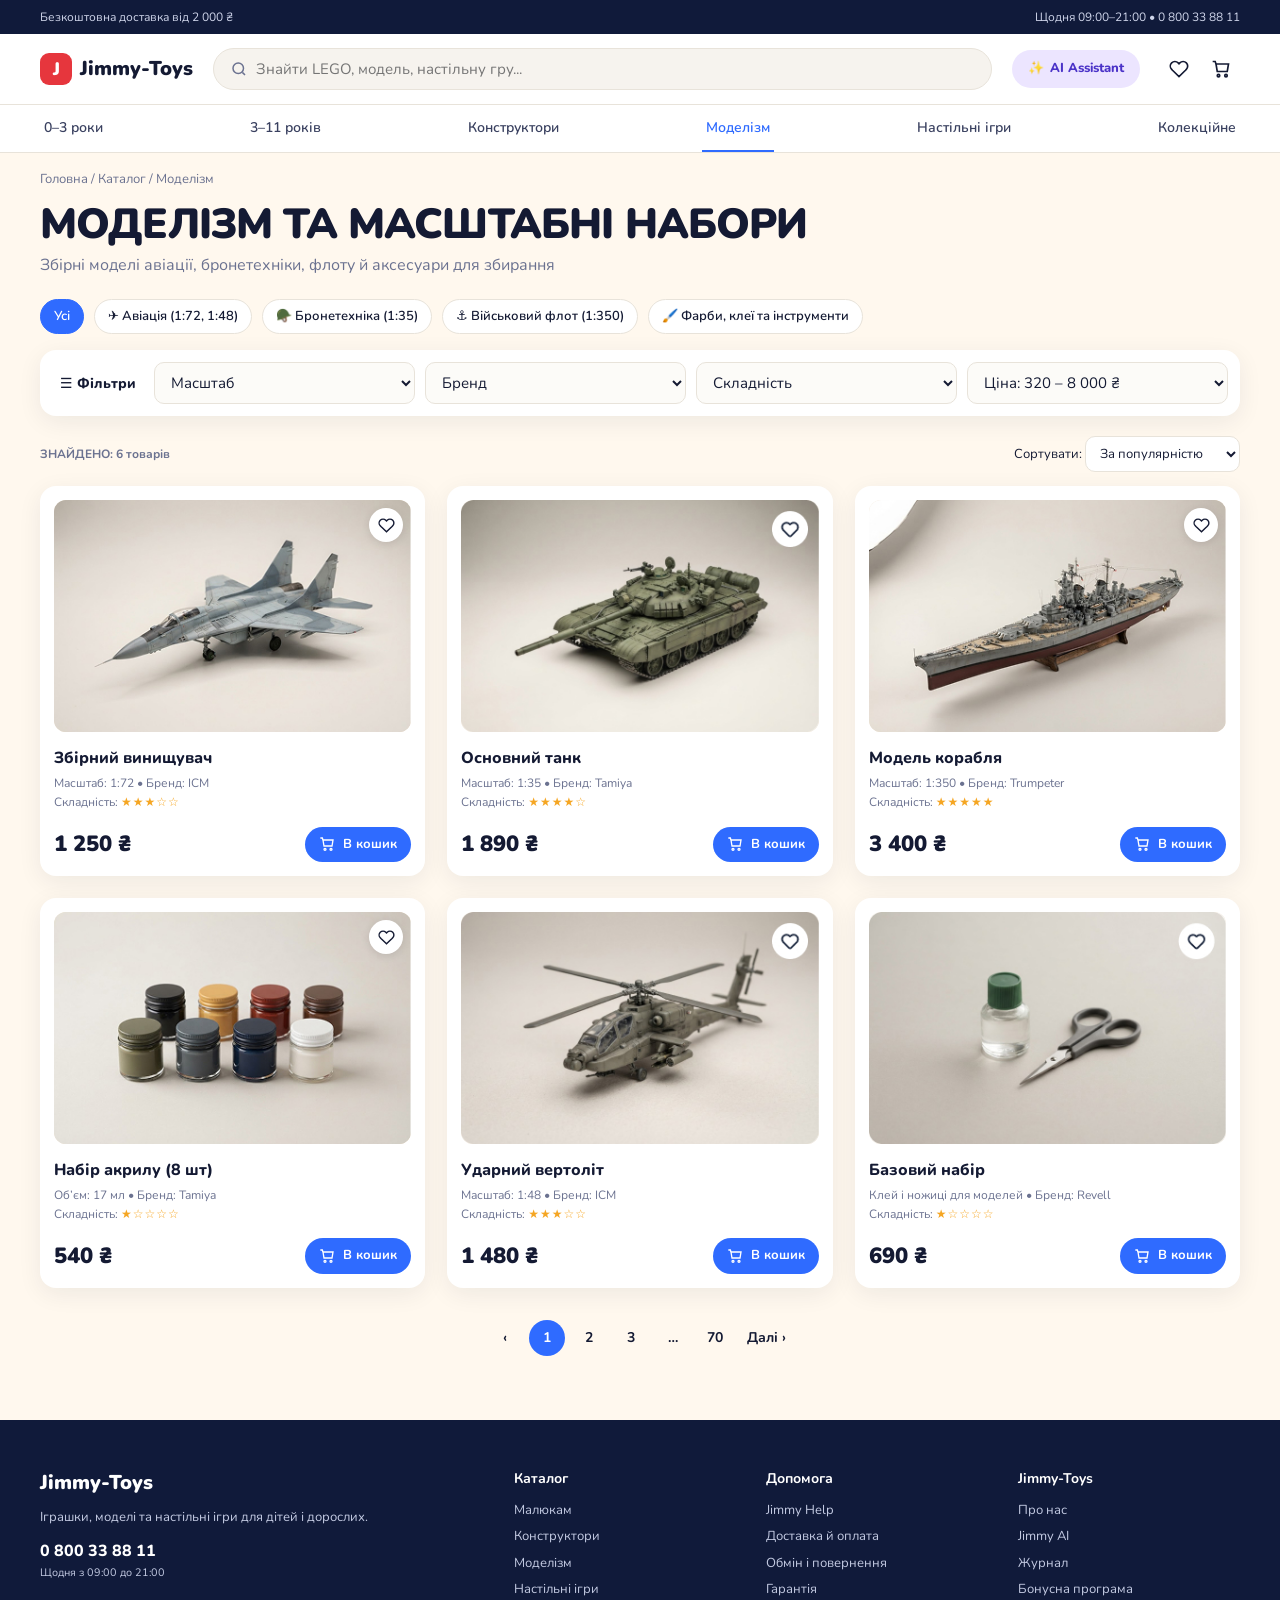
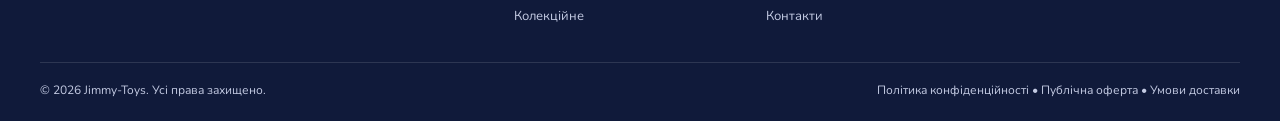
<file: modeling.html>
<!DOCTYPE html>
<html lang="uk">
<head>
<meta charset="UTF-8">
<meta name="viewport" content="width=device-width, initial-scale=1">
<title>Моделізм та масштабні набори — Jimmy-Toys</title>
<link rel="preconnect" href="https://fonts.googleapis.com">
<link rel="preconnect" href="https://fonts.gstatic.com" crossorigin>
<link href="https://fonts.googleapis.com/css2?family=Nunito:wght@400;600;700;800;900&display=swap" rel="stylesheet">
<link rel="stylesheet" href="css/style.css">
<script src="js/main.js" defer></script>
</head>
<body>
<div class="topbar"><div class="container"><span>Безкоштовна доставка від 2 000 ₴</span><span>Щодня 09:00–21:00 • 0 800 33 88 11</span></div></div>
<header class="header">
  <input type="checkbox" id="menu">
  <div class="container header-main">
    <a href="index.html" class="logo"><span class="logo-mark">J</span>Jimmy-Toys</a>
    <form class="search" role="search" action="modeling.html">
      <svg viewBox="0 0 24 24" fill="none" stroke="currentColor" stroke-width="2"><circle cx="11" cy="11" r="7"/><path d="m20 20-3.5-3.5"/></svg><input name="q" placeholder="Знайти LEGO, модель, настільну гру..." aria-label="Пошук">
    </form>
    <a href="ai.html" class="ai-pill">✨ <span>AI Assistant</span></a>
    <div class="header-actions">
      <a href="#" class="icon-btn" aria-label="Обране"><svg viewBox="0 0 24 24" fill="none" stroke="currentColor" stroke-width="2"><path d="M20.8 4.6a5.5 5.5 0 0 0-7.8 0L12 5.7l-1-1.1a5.5 5.5 0 0 0-7.8 7.8l1 1.1L12 21l7.8-7.5 1-1.1a5.5 5.5 0 0 0 0-7.8z"/></svg></a>
      <a href="#" class="icon-btn" aria-label="Кошик"><svg viewBox="0 0 24 24" fill="none" stroke="currentColor" stroke-width="2"><path d="M6 6h15l-1.5 9h-12z"/><path d="M6 6 5 3H2"/><circle cx="9" cy="20" r="1.5"/><circle cx="18" cy="20" r="1.5"/></svg></a>
      <label for="menu" class="icon-btn burger" aria-label="Меню"><svg viewBox="0 0 24 24" fill="none" stroke="currentColor" stroke-width="2"><path d="M4 7h16M4 12h16M4 17h16"/></svg></label>
    </div>
  </div>
  <nav class="nav">
    <div class="container">
      <ul>
        <li><a href="index.html#gift">0–3 роки</a></li>
        <li><a href="index.html#gift">3–11 років</a></li>
        <li><a href="index.html#dirs">Конструктори</a></li>
        <li><a href="modeling.html" class="active">Моделізм</a></li>
        <li><a href="index.html#dirs">Настільні ігри</a></li>
        <li><a href="collectors.html">Колекційне</a></li>
      </ul>
    </div>
  </nav>
</header>
<main class="container catalog">
  <nav class="breadcrumbs"><a href="index.html">Головна</a> / Каталог / Моделізм</nav>
  <h1 class="h1" style="font-size:clamp(28px,4vw,42px);margin-top:6px">МОДЕЛІЗМ ТА МАСШТАБНІ НАБОРИ</h1>
  <p class="lead" style="margin-top:6px">Збірні моделі авіації, бронетехніки, флоту й аксесуари для збирання</p>

  <!-- Категорії: radio + CSS :has() перемикають картки без JavaScript -->
  <input type="radio" name="cat" id="c-all" class="sr" checked>
  <input type="radio" name="cat" id="c-avia" class="sr">
  <input type="radio" name="cat" id="c-armor" class="sr">
  <input type="radio" name="cat" id="c-fleet" class="sr">
  <input type="radio" name="cat" id="c-tools" class="sr">
  <div class="cat-chips">
    <label class="chip" for="c-all">Усі</label>
    <label class="chip" for="c-avia">✈️ Авіація (1:72, 1:48)</label>
    <label class="chip" for="c-armor">🪖 Бронетехніка (1:35)</label>
    <label class="chip" for="c-fleet">⚓ Військовий флот (1:350)</label>
    <label class="chip" for="c-tools">🖌️ Фарби, клеї та інструменти</label>
  </div>

  <form class="filters" action="#">
    <span class="lbl">☰ Фільтри</span>
    <select name="scale" aria-label="Масштаб"><option value="">Масштаб</option><option>1:35</option><option>1:48</option><option>1:72</option><option>1:350</option></select>
    <select name="brand" aria-label="Бренд"><option value="">Бренд</option><option>ICM</option><option>Tamiya</option><option>Trumpeter</option><option>Revell</option></select>
    <select name="level" aria-label="Складність"><option value="">Складність</option><option>★ Легко</option><option>★★★ Середньо</option><option>★★★★★ Складно</option></select>
    <select name="price" aria-label="Ціна"><option value="">Ціна: 320 – 8 000 ₴</option><option>До 1 000 ₴</option><option>1 000 – 2 000 ₴</option><option>Від 2 000 ₴</option></select>
  </form>

  <div class="list-bar">
    <b class="found"><span class="n-all">ЗНАЙДЕНО: 403 товарів</span><span class="n-avia">ЗНАЙДЕНО: 128 товарів</span><span class="n-armor">ЗНАЙДЕНО: 96 товарів</span><span class="n-fleet">ЗНАЙДЕНО: 74 товарів</span><span class="n-tools">ЗНАЙДЕНО: 105 товарів</span></b>
    <label>Сортувати:
      <select><option>За популярністю</option><option>Спочатку дешевші</option><option>Спочатку дорожчі</option></select>
    </label>
  </div>

  <div class="products">
        <article class="p-card avia">
          <label class="fav" aria-label="В обране"><input type="checkbox"><svg viewBox="0 0 24 24" fill="none" stroke="currentColor" stroke-width="2"><path d="M20.8 4.6a5.5 5.5 0 0 0-7.8 0L12 5.7l-1-1.1a5.5 5.5 0 0 0-7.8 7.8l1 1.1L12 21l7.8-7.5 1-1.1a5.5 5.5 0 0 0 0-7.8z"/></svg></label>
          <div class="ph " data-emoji="✈️"><span class="ph-img" style="background-image:url('images/Studio product photograph-2.jpg')"></span></div>
          <h3>Збірний винищувач</h3>
          <p class="meta">Масштаб: 1:72 • Бренд: ICM<br>Складність: <span class="stars">★★★☆☆</span></p>
          <div class="p-foot"><span class="price">1 250 ₴</span><a href="#" class="btn btn-blue btn-sm"><svg width="16" height="16" viewBox="0 0 24 24" fill="none" stroke="currentColor" stroke-width="2"><path d="M6 6h15l-1.5 9h-12z"/><path d="M6 6 5 3H2"/><circle cx="9" cy="20" r="1.5"/><circle cx="18" cy="20" r="1.5"/></svg> В кошик</a></div>
        </article>
        <article class="p-card armor">
          
          <div class="ph " data-emoji="🪖"><span class="ph-img" style="background-image:url('images/Product media.jpg')"></span></div>
          <h3>Основний танк</h3>
          <p class="meta">Масштаб: 1:35 • Бренд: Tamiya<br>Складність: <span class="stars">★★★★☆</span></p>
          <div class="p-foot"><span class="price">1 890 ₴</span><a href="#" class="btn btn-blue btn-sm"><svg width="16" height="16" viewBox="0 0 24 24" fill="none" stroke="currentColor" stroke-width="2"><path d="M6 6h15l-1.5 9h-12z"/><path d="M6 6 5 3H2"/><circle cx="9" cy="20" r="1.5"/><circle cx="18" cy="20" r="1.5"/></svg> В кошик</a></div>
        </article>
        <article class="p-card fleet">
          <label class="fav" aria-label="В обране"><input type="checkbox"><svg viewBox="0 0 24 24" fill="none" stroke="currentColor" stroke-width="2"><path d="M20.8 4.6a5.5 5.5 0 0 0-7.8 0L12 5.7l-1-1.1a5.5 5.5 0 0 0-7.8 7.8l1 1.1L12 21l7.8-7.5 1-1.1a5.5 5.5 0 0 0 0-7.8z"/></svg></label>
          <div class="ph " data-emoji="🚢"><span class="ph-img" style="background-image:url('images/Studio product photograph.jpg')"></span></div>
          <h3>Модель корабля</h3>
          <p class="meta">Масштаб: 1:350 • Бренд: Trumpeter<br>Складність: <span class="stars">★★★★★</span></p>
          <div class="p-foot"><span class="price">3 400 ₴</span><a href="#" class="btn btn-blue btn-sm"><svg width="16" height="16" viewBox="0 0 24 24" fill="none" stroke="currentColor" stroke-width="2"><path d="M6 6h15l-1.5 9h-12z"/><path d="M6 6 5 3H2"/><circle cx="9" cy="20" r="1.5"/><circle cx="18" cy="20" r="1.5"/></svg> В кошик</a></div>
        </article>
        <article class="p-card tools">
          <label class="fav" aria-label="В обране"><input type="checkbox"><svg viewBox="0 0 24 24" fill="none" stroke="currentColor" stroke-width="2"><path d="M20.8 4.6a5.5 5.5 0 0 0-7.8 0L12 5.7l-1-1.1a5.5 5.5 0 0 0-7.8 7.8l1 1.1L12 21l7.8-7.5 1-1.1a5.5 5.5 0 0 0 0-7.8z"/></svg></label>
          <div class="ph " data-emoji="🎨"><span class="ph-img" style="background-image:url('images/Studio product photograph-1.jpg')"></span></div>
          <h3>Набір акрилу (8 шт)</h3>
          <p class="meta">Об’єм: 17 мл • Бренд: Tamiya<br>Складність: <span class="stars">★☆☆☆☆</span></p>
          <div class="p-foot"><span class="price">540 ₴</span><a href="#" class="btn btn-blue btn-sm"><svg width="16" height="16" viewBox="0 0 24 24" fill="none" stroke="currentColor" stroke-width="2"><path d="M6 6h15l-1.5 9h-12z"/><path d="M6 6 5 3H2"/><circle cx="9" cy="20" r="1.5"/><circle cx="18" cy="20" r="1.5"/></svg> В кошик</a></div>
        </article>
        <article class="p-card avia">
          
          <div class="ph " data-emoji="🚁"><span class="ph-img" style="background-image:url('images/Product media-2.jpg')"></span></div>
          <h3>Ударний вертоліт</h3>
          <p class="meta">Масштаб: 1:48 • Бренд: ICM<br>Складність: <span class="stars">★★★☆☆</span></p>
          <div class="p-foot"><span class="price">1 480 ₴</span><a href="#" class="btn btn-blue btn-sm"><svg width="16" height="16" viewBox="0 0 24 24" fill="none" stroke="currentColor" stroke-width="2"><path d="M6 6h15l-1.5 9h-12z"/><path d="M6 6 5 3H2"/><circle cx="9" cy="20" r="1.5"/><circle cx="18" cy="20" r="1.5"/></svg> В кошик</a></div>
        </article>
        <article class="p-card tools">
          
          <div class="ph " data-emoji="✂️"><span class="ph-img" style="background-image:url('images/Product media-1.jpg')"></span></div>
          <h3>Базовий набір</h3>
          <p class="meta">Клей і ножиці для моделей • Бренд: Revell<br>Складність: <span class="stars">★☆☆☆☆</span></p>
          <div class="p-foot"><span class="price">690 ₴</span><a href="#" class="btn btn-blue btn-sm"><svg width="16" height="16" viewBox="0 0 24 24" fill="none" stroke="currentColor" stroke-width="2"><path d="M6 6h15l-1.5 9h-12z"/><path d="M6 6 5 3H2"/><circle cx="9" cy="20" r="1.5"/><circle cx="18" cy="20" r="1.5"/></svg> В кошик</a></div>
        </article>
  </div>

  <nav class="pager" aria-label="Сторінки">
    <a href="#" class="pager-btn">‹</a>
    <a href="#" class="pager-btn active">1</a>
    <a href="#" class="pager-btn">2</a>
    <a href="#" class="pager-btn">3</a>
    <span class="pager-btn">…</span>
    <a href="#" class="pager-btn">70</a>
    <a href="#" class="pager-btn">Далі ›</a>
  </nav>
</main>

<footer class="footer">
  <div class="container">
    <div class="foot-grid">
      <div>
        <a href="index.html" class="logo">Jimmy-Toys</a>
        <p>Іграшки, моделі та настільні ігри для дітей і дорослих.</p>
        <p class="foot-phone">0 800 33 88 11</p>
        <small>Щодня з 09:00 до 21:00</small>
      </div>
      <div><h4>Каталог</h4><ul><li><a href="index.html#gift">Малюкам</a></li><li><a href="index.html#dirs">Конструктори</a></li><li><a href="modeling.html">Моделізм</a></li><li><a href="index.html#dirs">Настільні ігри</a></li><li><a href="collectors.html">Колекційне</a></li></ul></div>
      <div><h4>Допомога</h4><ul><li><a href="support.html">Jimmy Help</a></li><li><a href="support.html#faq">Доставка й оплата</a></li><li><a href="support.html#faq">Обмін і повернення</a></li><li><a href="support.html#faq">Гарантія</a></li><li><a href="support.html#contacts">Контакти</a></li></ul></div>
      <div><h4>Jimmy-Toys</h4><ul><li><a href="#">Про нас</a></li><li><a href="ai.html">Jimmy AI</a></li><li><a href="#">Журнал</a></li><li><a href="#">Бонусна програма</a></li></ul></div>
    </div>
    <div class="foot-bottom"><span>© 2026 Jimmy-Toys. Усі права захищено.</span><span>Політика конфіденційності • Публічна оферта • Умови доставки</span></div>
  </div>
</footer>
</body>
</html>
</file>
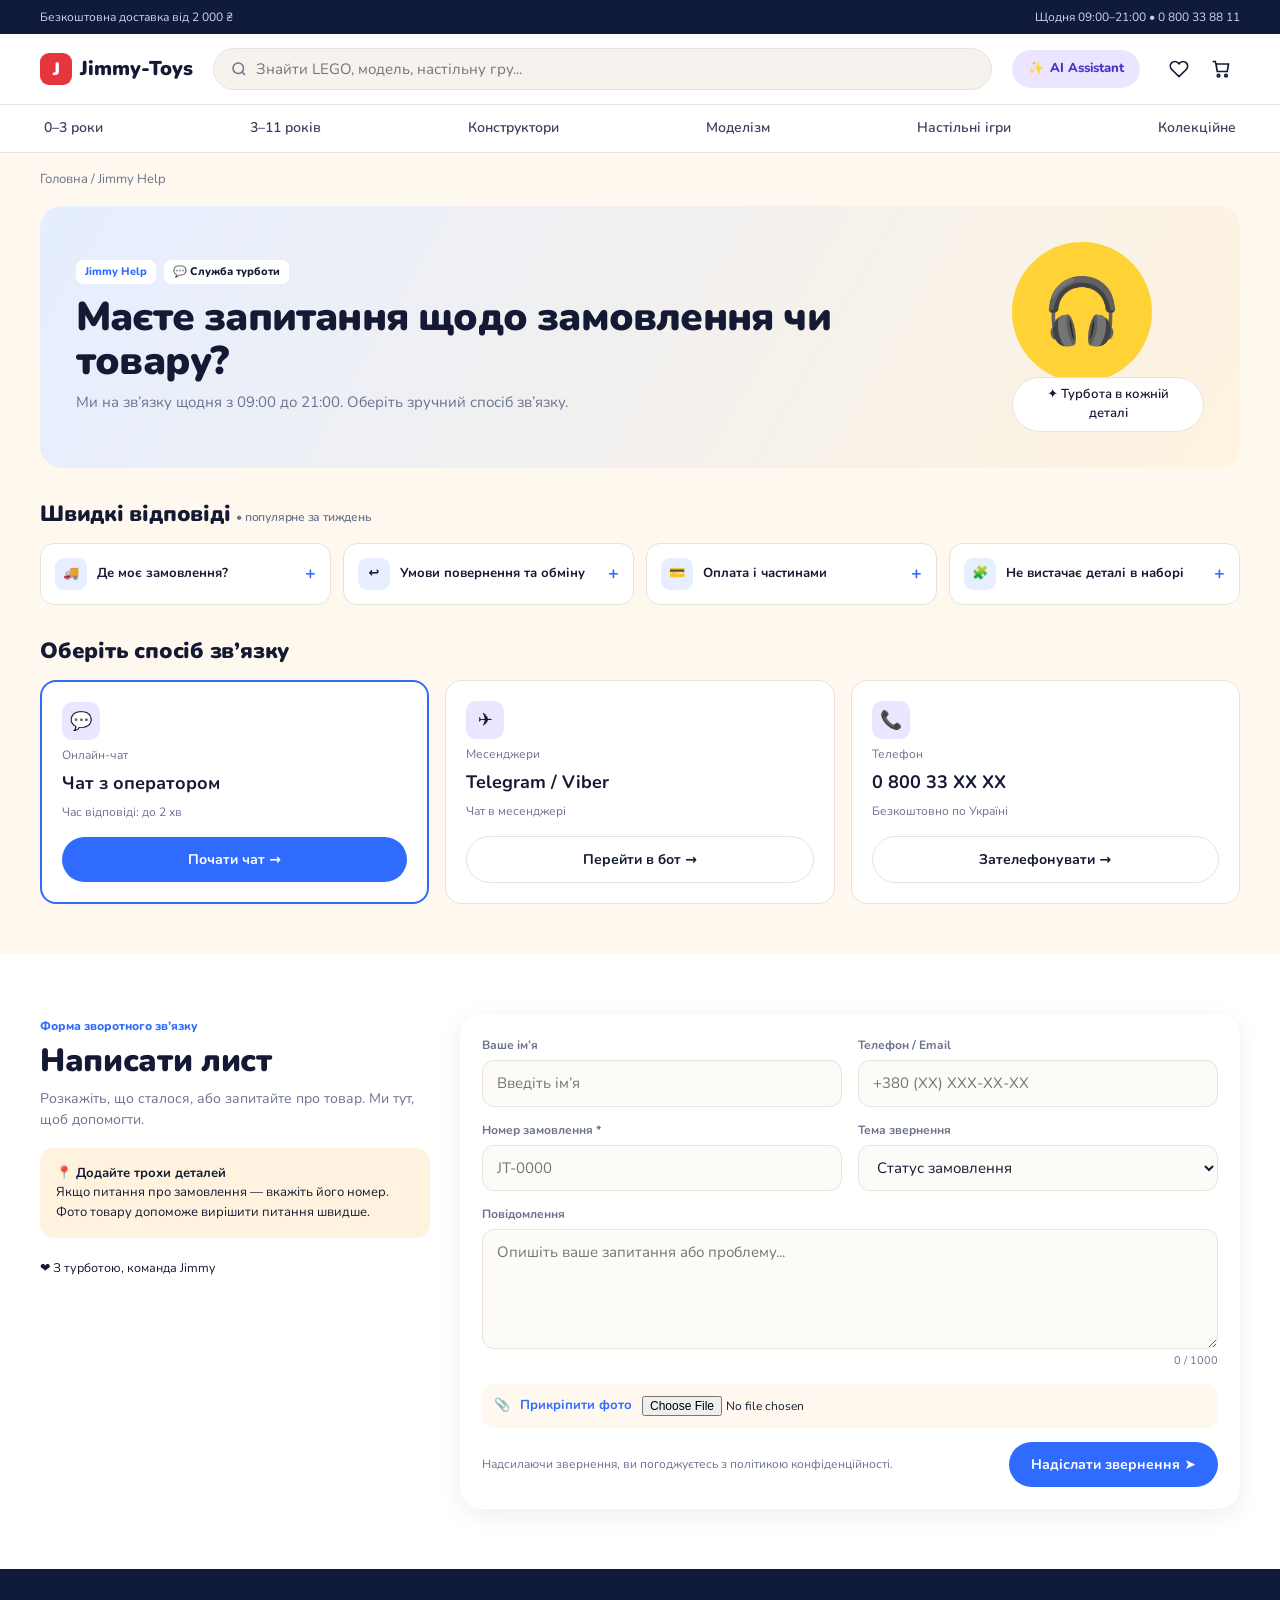
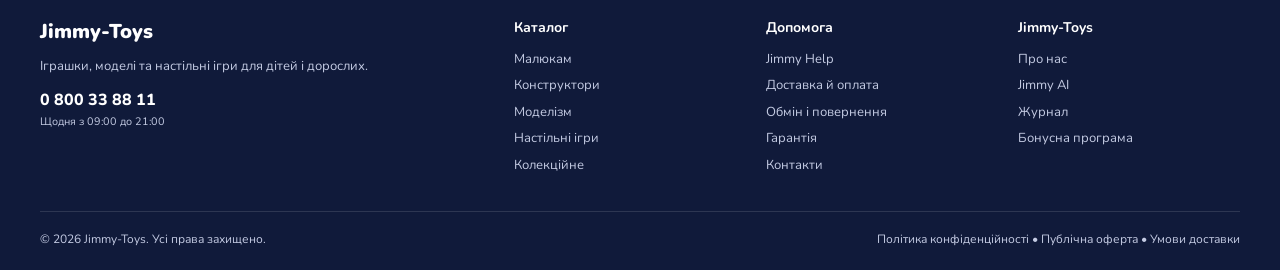
<file: support.html>
<!DOCTYPE html>
<html lang="uk">
<head>
<meta charset="UTF-8">
<meta name="viewport" content="width=device-width, initial-scale=1">
<title>Центр підтримки Jimmy Help — Jimmy-Toys</title>
<link rel="preconnect" href="https://fonts.googleapis.com">
<link rel="preconnect" href="https://fonts.gstatic.com" crossorigin>
<link href="https://fonts.googleapis.com/css2?family=Nunito:wght@400;600;700;800;900&display=swap" rel="stylesheet">
<link rel="stylesheet" href="css/style.css">
<script src="js/main.js" defer></script>
</head>
<body>
<div class="topbar"><div class="container"><span>Безкоштовна доставка від 2 000 ₴</span><span>Щодня 09:00–21:00 • 0 800 33 88 11</span></div></div>
<header class="header">
  <input type="checkbox" id="menu">
  <div class="container header-main">
    <a href="index.html" class="logo"><span class="logo-mark">J</span>Jimmy-Toys</a>
    <form class="search" role="search" action="modeling.html">
      <svg viewBox="0 0 24 24" fill="none" stroke="currentColor" stroke-width="2"><circle cx="11" cy="11" r="7"/><path d="m20 20-3.5-3.5"/></svg><input name="q" placeholder="Знайти LEGO, модель, настільну гру..." aria-label="Пошук">
    </form>
    <a href="ai.html" class="ai-pill">✨ <span>AI Assistant</span></a>
    <div class="header-actions">
      <a href="#" class="icon-btn" aria-label="Обране"><svg viewBox="0 0 24 24" fill="none" stroke="currentColor" stroke-width="2"><path d="M20.8 4.6a5.5 5.5 0 0 0-7.8 0L12 5.7l-1-1.1a5.5 5.5 0 0 0-7.8 7.8l1 1.1L12 21l7.8-7.5 1-1.1a5.5 5.5 0 0 0 0-7.8z"/></svg></a>
      <a href="#" class="icon-btn" aria-label="Кошик"><svg viewBox="0 0 24 24" fill="none" stroke="currentColor" stroke-width="2"><path d="M6 6h15l-1.5 9h-12z"/><path d="M6 6 5 3H2"/><circle cx="9" cy="20" r="1.5"/><circle cx="18" cy="20" r="1.5"/></svg></a>
      <label for="menu" class="icon-btn burger" aria-label="Меню"><svg viewBox="0 0 24 24" fill="none" stroke="currentColor" stroke-width="2"><path d="M4 7h16M4 12h16M4 17h16"/></svg></label>
    </div>
  </div>
  <nav class="nav">
    <div class="container">
      <ul>
        <li><a href="index.html#gift">0–3 роки</a></li>
        <li><a href="index.html#gift">3–11 років</a></li>
        <li><a href="index.html#dirs">Конструктори</a></li>
        <li><a href="modeling.html">Моделізм</a></li>
        <li><a href="index.html#dirs">Настільні ігри</a></li>
        <li><a href="collectors.html">Колекційне</a></li>
      </ul>
    </div>
  </nav>
</header>
<main>
  <div class="container">
    <nav class="breadcrumbs"><a href="index.html">Головна</a> / Jimmy Help</nav>
    <section class="sup-hero">
      <div>
        <div style="display:flex;gap:8px;margin-bottom:12px"><span class="tag" style="background:#fff;color:var(--blue)">Jimmy Help</span><span class="tag" style="background:#fff">💬 Служба турботи</span></div>
        <h1 class="h1">Маєте запитання щодо замовлення чи товару?</h1>
        <p>Ми на зв’язку щодня з 09:00 до 21:00. Оберіть зручний спосіб зв’язку.</p>
      </div>
      <div style="text-align:center"><div class="sup-face">🎧</div><span class="chip" style="margin-top:-14px;position:relative">✦ Турбота в кожній деталі</span></div>
    </section>

    <section id="faq" style="margin-top:34px;scroll-margin-top:140px">
      <h2 class="h2" style="font-size:22px">Швидкі відповіді <small style="font-size:12px;color:var(--muted);font-weight:600">• популярне за тиждень</small></h2>
      <div class="quick">
        <details><summary><i>🚚</i>Де моє замовлення?</summary><p>Статус можна перевірити в особистому кабінеті або за номером ТТН у листі-підтвердженні. Замовлення до 16:00 відправляємо того ж дня.</p></details>
        <details><summary><i>↩️</i>Умови повернення та обміну</summary><p>Повернути або обміняти товар можна протягом 14 днів, якщо збережено упаковку. Заповніть форму нижче — надішлемо інструкцію.</p></details>
        <details><summary><i>💳</i>Оплата і частинами</summary><p>Visa / Mastercard, Apple Pay, Google Pay, оплата частинами та післяплата. Безкоштовна доставка — від 2 000 ₴.</p></details>
        <details><summary><i>🧩</i>Не вистачає деталі в наборі</summary><p>Напишіть номер замовлення та додайте фото комплектації — безкоштовно надішлемо деталь або замінимо набір.</p></details>
      </div>
    </section>

    <section id="contacts" style="margin-top:34px;scroll-margin-top:140px">
      <h2 class="h2" style="font-size:22px">Оберіть спосіб зв’язку</h2>
      <div class="contacts">
        <div class="contact main"><i>💬</i><small>Онлайн-чат</small><b>Чат з оператором</b><small>Час відповіді: до 2 хв</small><a href="#write" class="btn btn-blue">Почати чат →</a></div>
        <div class="contact"><i>✈️</i><small>Месенджери</small><b>Telegram / Viber</b><small>Чат в месенджері</small><a href="https://t.me/" target="_blank" rel="noopener" class="btn btn-white">Перейти в бот →</a></div>
        <div class="contact"><i>📞</i><small>Телефон</small><b>0 800 33 XX XX</b><small>Безкоштовно по Україні</small><a href="tel:0800330000" class="btn btn-white">Зателефонувати →</a></div>
      </div>
    </section>
  </div>

  <section class="write-band" id="write" style="margin-top:50px">
    <div class="container write">
      <div>
        <span class="eyebrow" style="color:var(--blue)">Форма зворотного зв’язку</span>
        <h2 class="h2">Написати лист</h2>
        <p class="lead" style="font-size:14px;margin-top:8px">Розкажіть, що сталося, або запитайте про товар. Ми тут, щоб допомогти.</p>
        <div class="note"><b>📍 Додайте трохи деталей</b><br>Якщо питання про замовлення — вкажіть його номер. Фото товару допоможе вирішити питання швидше.</div>
        <small>❤️ З турботою, команда Jimmy</small>
      </div>
      <form class="panel" action="#" method="post">
        <div class="form-grid">
          <div class="field"><label for="fName">Ваше ім’я</label><input id="fName" name="name" placeholder="Введіть ім’я" required minlength="2"><span class="err">Вкажіть ім’я</span></div>
          <div class="field"><label for="fContact">Телефон / Email</label><input id="fContact" name="contact" placeholder="+380 (XX) XXX-XX-XX" required minlength="6"><span class="err">Вкажіть телефон або email</span></div>
          <div class="field"><label for="fOrder">Номер замовлення (необов’язково)</label><input id="fOrder" name="order" placeholder="JT-0000"></div>
          <div class="field"><label for="fTopic">Тема звернення</label>
            <select id="fTopic" name="topic"><option>Статус замовлення</option><option>Повернення / обмін</option><option>Питання про товар</option><option>Оплата</option><option>Інше</option></select></div>
          <div class="field full"><label for="fMsg">Повідомлення</label><textarea id="fMsg" name="message" placeholder="Опишіть ваше запитання або проблему..." required minlength="10"></textarea><span class="err">Напишіть хоча б 10 символів</span></div>
        </div>
        <div class="attach">📎 <label for="fFile">Прикріпити фото</label><input type="file" id="fFile" name="photo" accept="image/*"></div>
        <div class="form-foot"><span>Надсилаючи звернення, ви погоджуєтесь з політикою конфіденційності.</span><button class="btn btn-blue">Надіслати звернення ➤</button></div>
      </form>
    </div>
  </section>
</main>

<footer class="footer">
  <div class="container">
    <div class="foot-grid">
      <div>
        <a href="index.html" class="logo">Jimmy-Toys</a>
        <p>Іграшки, моделі та настільні ігри для дітей і дорослих.</p>
        <p class="foot-phone">0 800 33 88 11</p>
        <small>Щодня з 09:00 до 21:00</small>
      </div>
      <div><h4>Каталог</h4><ul><li><a href="index.html#gift">Малюкам</a></li><li><a href="index.html#dirs">Конструктори</a></li><li><a href="modeling.html">Моделізм</a></li><li><a href="index.html#dirs">Настільні ігри</a></li><li><a href="collectors.html">Колекційне</a></li></ul></div>
      <div><h4>Допомога</h4><ul><li><a href="support.html">Jimmy Help</a></li><li><a href="support.html#faq">Доставка й оплата</a></li><li><a href="support.html#faq">Обмін і повернення</a></li><li><a href="support.html#faq">Гарантія</a></li><li><a href="support.html#contacts">Контакти</a></li></ul></div>
      <div><h4>Jimmy-Toys</h4><ul><li><a href="#">Про нас</a></li><li><a href="ai.html">Jimmy AI</a></li><li><a href="#">Журнал</a></li><li><a href="#">Бонусна програма</a></li></ul></div>
    </div>
    <div class="foot-bottom"><span>© 2026 Jimmy-Toys. Усі права захищено.</span><span>Політика конфіденційності • Публічна оферта • Умови доставки</span></div>
  </div>
</footer>
</body>
</html>
</file>
<file: css/style.css>
/* ============ Jimmy-Toys — основні стилі ============ */
:root{
  --cream:#FFF8EE; --white:#fff; --navy:#101A3A; --navy-2:#18244D;
  --blue:#2F6BFF; --blue-d:#1F55E0; --blue-l:#E7EEFF;
  --red:#E6363D; --yellow:#FFD336; --peach:#FFE3D3; --lav:#ECE5FF;
  --mint:#DDF6E8; --sky:#DCEBFF; --sun:#FFD84D; --rose:#FFE0D6;
  --text:#141A33; --muted:#6B7290; --line:#E8E3DA;
  --r-lg:22px; --r-md:16px; --r-sm:10px;
  --shadow:0 6px 24px rgba(20,26,51,.07);
  --font:'Nunito',system-ui,-apple-system,'Segoe UI',Roboto,Arial,sans-serif;
}
*{box-sizing:border-box;margin:0;padding:0}
html{scroll-behavior:smooth}
body{font-family:var(--font);color:var(--text);background:var(--cream);line-height:1.5;font-size:15px}
img{max-width:100%;display:block}
a{color:inherit;text-decoration:none}
button,input,select,textarea{font:inherit;color:inherit}
button{cursor:pointer;border:0;background:none}
:focus-visible{outline:3px solid var(--blue);outline-offset:2px;border-radius:6px}
.container{width:min(1200px,100% - 40px);margin-inline:auto}

/* ---------- Плейсхолдер картинок (якщо файлу в /images ще немає) ---------- */
.ph{position:relative;overflow:hidden;background:linear-gradient(135deg,#F3E6D3,#E9D6BC);display:grid;place-items:center}
.ph::before{content:attr(data-emoji);font-size:clamp(34px,5vw,64px);opacity:.85}
.ph-img{position:absolute;inset:0;background-size:cover;background-position:center;background-repeat:no-repeat}

/* ---------- Кнопки ---------- */
.btn{display:inline-flex;align-items:center;gap:8px;justify-content:center;padding:12px 22px;border-radius:999px;font-weight:700;font-size:14px;transition:background .2s,transform .1s}
.btn:active{transform:scale(.97)}
.btn-blue{background:var(--blue);color:#fff}.btn-blue:hover{background:var(--blue-d)}
.btn-white{background:#fff;color:var(--text);border:1px solid var(--line)}.btn-white:hover{background:#f6f6f6}
.btn-sm{padding:8px 14px;font-size:13px}
.btn-block{width:100%}
.icon-btn{width:38px;height:38px;border-radius:50%;display:grid;place-items:center;position:relative;transition:background .2s}
.icon-btn:hover{background:#f1ede6}
.icon-btn svg{width:20px;height:20px}

/* ---------- Верхня смужка + хедер ---------- */
.topbar{background:var(--navy);color:#cfd5ea;font-size:12px}
.topbar .container{display:flex;justify-content:space-between;gap:12px;padding:8px 0}
.header{background:#fff;position:sticky;top:0;z-index:50;box-shadow:0 1px 0 var(--line)}
.header-main{display:flex;align-items:center;gap:20px;padding:14px 0}
.logo{display:flex;align-items:center;gap:8px;font-weight:900;font-size:20px;white-space:nowrap}
.logo-mark{width:32px;height:32px;border-radius:9px;background:var(--red);color:#fff;display:grid;place-items:center;font-size:18px}
.search{flex:1;display:flex;align-items:center;gap:8px;background:#F6F3EE;border:1px solid var(--line);border-radius:999px;padding:0 16px;height:42px}
.search input{border:0;background:none;outline:none;flex:1;min-width:0}
.search svg{width:18px;height:18px;color:var(--muted)}
.ai-pill{display:inline-flex;align-items:center;gap:6px;background:var(--lav);color:#4B33C8;font-weight:800;font-size:13px;padding:9px 16px;border-radius:999px;white-space:nowrap}
.ai-pill:hover{background:#ded3ff}
.header-actions{display:flex;gap:4px}
.nav{border-top:1px solid var(--line)}
.nav ul{list-style:none;display:flex;justify-content:space-between;gap:10px}
.nav a{display:block;padding:12px 4px;font-weight:600;font-size:14px;color:#3a4160;border-bottom:2px solid transparent}
.nav a:hover,.nav a.active{color:var(--blue);border-color:var(--blue)}
.burger{display:none;cursor:pointer}
#menu{position:absolute;opacity:0;pointer-events:none}

/* ---------- Загальні секції ---------- */
.section{padding:64px 0}
.eyebrow{display:inline-block;color:var(--red);font-weight:800;font-size:12px;margin-bottom:8px}
.h1{font-size:clamp(32px,4.6vw,52px);line-height:1.08;font-weight:900;letter-spacing:-.02em}
.h2{font-size:clamp(24px,3vw,32px);line-height:1.15;font-weight:900;letter-spacing:-.01em}
.lead{color:var(--muted);font-size:16px;max-width:52ch}
.sec-head{display:flex;justify-content:space-between;align-items:end;gap:16px;margin-bottom:26px}
.link-blue{color:var(--blue);font-weight:700;font-size:14px}
.link-blue:hover{text-decoration:underline}
.chip{display:inline-flex;align-items:center;gap:6px;background:#fff;border:1px solid var(--line);padding:7px 13px;border-radius:999px;font-size:13px;font-weight:600;transition:all .2s}
.chip:hover{border-color:var(--blue);color:var(--blue)}
.chip.active{background:var(--blue);border-color:var(--blue);color:#fff}
.tag{display:inline-block;font-size:11px;font-weight:800;padding:4px 9px;border-radius:7px;background:var(--yellow)}
.breadcrumbs{font-size:13px;color:var(--muted);padding:18px 0 6px}
.breadcrumbs a:hover{color:var(--blue)}

/* ---------- Hero ---------- */
.hero{padding:44px 0 64px}
.hero-grid{display:grid;grid-template-columns:1fr 1.05fr;gap:40px;align-items:center}
.hero .tag{margin-bottom:18px}
.hero .lead{margin:16px 0 26px}
.hero-btns{display:flex;gap:12px;flex-wrap:wrap}
.hero-img{aspect-ratio:660/478;border-radius:var(--r-lg);box-shadow:var(--shadow)}
.hero-img .float{position:absolute;right:16px;bottom:16px;background:#fff;padding:9px 14px;border-radius:999px;font-weight:700;font-size:13px;box-shadow:var(--shadow);z-index:1}

/* ---------- Кому обираємо подарунок ---------- */
.white-band{background:#fff}
.ages{display:grid;grid-template-columns:repeat(5,1fr);gap:16px}
.age-card{border-radius:var(--r-md);padding:16px;display:flex;flex-direction:column;gap:4px;transition:transform .2s}
.age-card:hover{transform:translateY(-4px)}
.age-card b{font-size:18px}
.age-card small{color:#545b78;font-size:12px}
.age-card .ph{margin-top:12px;aspect-ratio:209/190;border-radius:12px;background:rgba(255,255,255,.55)}
.c-sky{background:var(--sky)}.c-sun{background:var(--sun)}.c-mint{background:var(--mint)}.c-rose{background:var(--rose)}.c-lav{background:var(--lav)}

/* ---------- Картки товарів ---------- */
.products{display:grid;grid-template-columns:repeat(3,1fr);gap:22px}
.p-card{background:#fff;border-radius:var(--r-md);padding:14px;display:flex;flex-direction:column;box-shadow:var(--shadow);position:relative}
.p-card .ph{aspect-ratio:379/246;border-radius:12px}
.p-card .ph.r-media{aspect-ratio:382/265}
.p-card .tag{position:absolute;top:24px;left:24px;z-index:2}
.fav{position:absolute;top:22px;right:22px;z-index:2;width:34px;height:34px;border-radius:50%;background:#fff;display:grid;place-items:center;box-shadow:0 2px 8px rgba(0,0,0,.1)}
.fav svg{width:17px;height:17px}
.fav{cursor:pointer}
.fav input{position:absolute;opacity:0;pointer-events:none}
.fav:has(input:checked) svg{fill:var(--red);stroke:var(--red)}
.fav:has(input:focus-visible){outline:3px solid var(--blue);outline-offset:2px}
.p-card h3{font-size:16px;font-weight:800;margin:14px 0 4px}
.p-card .meta{font-size:12px;color:var(--muted);line-height:1.6}
.p-card .stars{color:#F5A623;letter-spacing:1px}
.p-foot{display:flex;align-items:center;justify-content:space-between;margin-top:auto;padding-top:14px}
.price{font-size:22px;font-weight:900}
.cart-round{width:38px;height:38px;border-radius:50%;background:var(--blue);color:#fff;display:grid;place-items:center}
.cart-round:hover{background:var(--blue-d)}
.cart-round svg{width:18px;height:18px}

/* ---------- AI банер ---------- */
.ai-banner{background:var(--navy);color:#fff;border-radius:26px;padding:48px;display:grid;grid-template-columns:1.1fr 1fr;gap:40px;align-items:center}
.ai-banner .eyebrow{color:var(--yellow)}
.ai-banner p{color:#b9c1dd;margin:14px 0 24px}
.chat-mock{background:#fff;color:var(--text);border-radius:18px;padding:22px;display:flex;flex-direction:column;gap:12px}
.chat-mock .bot-ico{width:40px;height:40px;border-radius:12px;background:var(--yellow);display:grid;place-items:center;font-size:20px}
.bubble{background:#F3F5FB;padding:10px 14px;border-radius:14px;font-size:13px;max-width:85%}
.bubble.me{align-self:flex-end;background:var(--blue-l)}
.mini-chips{display:flex;gap:8px;flex-wrap:wrap}
.mini-chips span{background:var(--blue-l);color:var(--blue);font-size:12px;font-weight:700;padding:5px 10px;border-radius:8px}

/* ---------- Напрями ---------- */
.dirs{display:grid;grid-template-columns:390fr 205fr 205fr 205fr 205fr;gap:14px}
.dir{border-radius:var(--r-md);aspect-ratio:205/500;color:#fff;position:relative}
.dir:first-child{aspect-ratio:390/500}
.dir .cap{position:absolute;left:14px;right:14px;bottom:14px;z-index:2}
.dir .cap b{font-size:19px;font-weight:800;display:block}
.dir .cap small{font-size:12px;opacity:.85}

/* ---------- Переваги ---------- */
.perks{display:grid;grid-template-columns:repeat(4,1fr);gap:20px;padding:30px 0}
.perk{display:flex;gap:12px;align-items:flex-start}
.perk i{flex:none;width:38px;height:38px;border-radius:10px;background:var(--blue-l);display:grid;place-items:center;font-style:normal;font-size:18px}
.perk b{font-size:14px;display:block}
.perk small{color:var(--muted);font-size:12px}

/* ---------- Історія ---------- */
.story{background:var(--peach)}
.story-grid{display:grid;grid-template-columns:1fr 1fr;gap:48px;align-items:center}
.story .ph{aspect-ratio:580/400;border-radius:var(--r-lg)}
.story p{color:#5a5f78;margin:14px 0 22px;max-width:48ch}

/* ---------- Розсилка ---------- */
.newsletter{background:var(--yellow);padding:40px 0}
.newsletter .container{display:flex;justify-content:space-between;align-items:center;gap:24px;flex-wrap:wrap}
.nl-form{display:flex;background:#fff;border-radius:999px;padding:5px;width:min(420px,100%)}
.nl-form input{flex:1;border:0;outline:none;padding:0 16px;background:none;min-width:0}

/* ---------- Футер ---------- */
.footer{background:var(--navy);color:#c4cbe3;padding:48px 0 22px;font-size:13px}
.foot-grid{display:grid;grid-template-columns:2fr 1fr 1fr 1fr;gap:30px}
.footer h4{color:#fff;font-size:14px;margin-bottom:12px}
.footer ul{list-style:none;display:grid;gap:7px}
.footer a:hover{color:#fff}
.footer .logo{color:#fff;margin-bottom:10px}
.foot-phone{color:#fff;font-weight:800;font-size:16px;margin-top:12px}
.foot-bottom{border-top:1px solid rgba(255,255,255,.12);margin-top:36px;padding-top:18px;display:flex;justify-content:space-between;gap:12px;flex-wrap:wrap;font-size:12px}

/* ---------- AI сторінка ---------- */
.ai-title{margin:10px 0 6px}
.ai-title span{color:var(--blue)}
.ai-layout{display:grid;grid-template-columns:300px 1fr;gap:22px;margin-top:26px}
.panel{background:#fff;border-radius:var(--r-lg);padding:22px;box-shadow:var(--shadow)}
.panel h3{font-size:17px;font-weight:800;display:flex;gap:8px;align-items:center}
.panel>p{color:var(--muted);font-size:12px;margin:4px 0 16px}
.field{display:flex;flex-direction:column;gap:6px;margin-bottom:14px}
.field label{font-size:12px;font-weight:700;color:var(--muted)}
.field select,.field input,.field textarea{border:1px solid var(--line);border-radius:12px;padding:11px 14px;background:#FCFBF8;outline:none;width:100%}
.field select:focus,.field input:focus,.field textarea:focus{border-color:var(--blue);background:#fff}
.field textarea{min-height:120px;resize:vertical}
.chip-col{display:flex;flex-direction:column;gap:7px;align-items:flex-start}
.tip{background:var(--blue-l);border-radius:12px;padding:12px;font-size:12px;margin-top:16px}
.chat{display:flex;flex-direction:column;min-height:520px}
.chat-head{display:flex;justify-content:space-between;align-items:center;padding-bottom:14px;border-bottom:1px solid var(--line)}
.chat-head .who{display:flex;gap:10px;align-items:center}
.chat-head .who i{width:40px;height:40px;border-radius:12px;background:var(--yellow);display:grid;place-items:center;font-style:normal;font-size:20px}
.online{font-size:12px;color:#18A058}
.chat-start{padding:14px 0}
.chat-start small{font-weight:700;color:var(--muted);font-size:12px}
.chat-start .mini-chips{margin-top:8px}
.chat-start .chip{font-size:12px;padding:6px 11px}
.chat-body{flex:1;overflow-y:auto;display:flex;flex-direction:column;gap:12px;padding:8px 2px;max-height:380px}
.msg{display:flex;gap:10px;align-items:flex-start}
.msg .av{flex:none;width:30px;height:30px;border-radius:9px;background:var(--yellow);display:grid;place-items:center;font-size:15px}
.msg.me{flex-direction:row-reverse}
.msg.me .av{background:var(--blue-l)}
.msg .bubble{max-width:75%}
.msg.me .bubble{background:#FFF3E0}
.chat-input{display:flex;gap:10px;border:1.5px solid var(--blue);border-radius:16px;padding:6px 6px 6px 16px;margin-top:12px}
.chat-input input{flex:1;border:0;outline:none;background:none;min-width:0}
.rec{margin-top:36px;padding-bottom:64px}
.rec-actions{display:flex;gap:8px;flex-wrap:wrap}

/* ---------- Колекціонери ---------- */
.coll-card{background:var(--lav);border-radius:var(--r-lg);padding:26px;margin:18px 0 64px}
.coll-top{display:flex;justify-content:space-between;align-items:center;margin-bottom:18px}
.coll-top h1{font-size:clamp(26px,3.4vw,38px);font-weight:900;display:flex;gap:18px;align-items:baseline}
.coll-top .age{font-size:1.2em}
.coll-card .ph{aspect-ratio:1044/420;border-radius:var(--r-md);background:linear-gradient(135deg,#ECEAE6,#D6D3CE)}
.coll-card h2{font-size:20px;font-weight:800;margin-top:18px}
.coll-card p{color:var(--muted);font-size:14px}
.coll-btns{display:grid;grid-template-columns:1fr 1fr;gap:14px;margin-top:18px}

/* ---------- Моделізм ---------- */
.cat-chips{display:flex;gap:10px;flex-wrap:wrap;margin:22px 0 16px}
.filters{background:#fff;border-radius:var(--r-md);padding:12px;display:flex;gap:10px;flex-wrap:wrap;align-items:center;box-shadow:var(--shadow)}
.filters select{border:1px solid var(--line);border-radius:10px;padding:9px 12px;background:#FCFBF8;flex:1;min-width:140px}
.filters .lbl{font-weight:800;font-size:14px;padding:0 8px;display:flex;align-items:center;gap:6px}
.list-bar{display:flex;justify-content:space-between;align-items:center;margin:20px 0 14px;font-size:13px}
.list-bar b{font-size:12px;color:var(--muted)}
.list-bar select{border:1px solid var(--line);border-radius:10px;padding:7px 10px;background:#fff}
.pager{display:flex;justify-content:center;gap:6px;margin-top:32px}
.catalog{padding-bottom:64px}
.pager-btn{min-width:36px;height:36px;padding:0 8px;border-radius:999px;font-weight:700;font-size:14px;display:grid;place-items:center}
.pager-btn.active{background:var(--blue);color:#fff}
a.pager-btn:hover:not(.active){background:#fff}

/* ---------- Підтримка ---------- */
.sup-hero{background:linear-gradient(120deg,#E5EEFF,#FFF3DF);border-radius:var(--r-lg);padding:36px;display:flex;justify-content:space-between;align-items:center;gap:20px;margin-top:10px}
.sup-hero .h1{font-size:clamp(26px,3.4vw,40px)}
.sup-hero p{color:var(--muted);margin-top:8px}
.sup-face{width:140px;height:140px;border-radius:50%;background:var(--yellow);display:grid;place-items:center;font-size:64px;flex:none}
.quick{display:grid;grid-template-columns:repeat(4,1fr);gap:12px;margin-top:16px}
.contacts{display:grid;grid-template-columns:repeat(3,1fr);gap:16px;margin-top:16px}
.contact{background:#fff;border:1px solid var(--line);border-radius:var(--r-md);padding:20px;display:flex;flex-direction:column;gap:6px}
.contact.main{border:2px solid var(--blue)}
.contact i{font-style:normal;width:38px;height:38px;border-radius:10px;background:var(--lav);display:grid;place-items:center;font-size:18px}
.contact small{color:var(--muted);font-size:12px}
.contact b{font-size:18px}
.contact .btn{margin-top:10px}
.write-band{background:#fff}
.write{display:grid;grid-template-columns:1fr 2fr;gap:30px;padding:60px 0}
.write .note{background:#FFF3DF;border-radius:14px;padding:16px;margin:18px 0;font-size:13px}
.form-grid{display:grid;grid-template-columns:1fr 1fr;gap:0 16px}
.form-grid .full{grid-column:1/-1}
.attach{background:#FFF8EE;border-radius:12px;padding:12px;display:flex;gap:10px;align-items:center;font-size:13px;margin-bottom:14px}
.attach label{color:var(--blue);font-weight:700;cursor:pointer}
.form-foot{display:flex;justify-content:space-between;align-items:center;gap:16px;flex-wrap:wrap;font-size:12px;color:var(--muted)}


/* ---------- Перевірка форм (без JS, вбудована в браузер) ---------- */
.field input:user-invalid,.field textarea:user-invalid,.nl-form:has(input:user-invalid){border-color:var(--red)}
.field .err{color:var(--red);font-size:12px;display:none}
.field:has(:user-invalid) .err{display:block}
.attach input{font-size:12px;max-width:220px}

/* ---------- Швидкі відповіді (details/summary) ---------- */
.quick details{background:#fff;border:1px solid var(--line);border-radius:14px;align-self:start}
.quick details[open]{border-color:var(--blue)}
.quick summary{list-style:none;padding:14px;display:flex;align-items:center;gap:10px;font-weight:700;font-size:13px;cursor:pointer}
.quick summary::-webkit-details-marker{display:none}
.quick summary::after{content:"+";margin-left:auto;color:var(--blue);font-size:18px}
.quick details[open] summary::after{content:"–"}
.quick i{font-style:normal;width:32px;height:32px;border-radius:9px;background:var(--blue-l);display:grid;place-items:center;flex:none}
.quick details p{padding:0 14px 14px;font-size:13px;color:#4a5170}

/* ---------- Перемикачі без JS (radio + :has) ---------- */
.sr{position:absolute;opacity:0;pointer-events:none}
.sr-only{position:absolute!important;width:1px;height:1px;overflow:hidden;clip:rect(0 0 0 0);white-space:nowrap}
label.chip{cursor:pointer}
.catalog:has(#c-all:checked) label[for=c-all],.catalog:has(#c-avia:checked) label[for=c-avia],.catalog:has(#c-armor:checked) label[for=c-armor],
.catalog:has(#c-fleet:checked) label[for=c-fleet],.catalog:has(#c-tools:checked) label[for=c-tools]{background:var(--blue);border-color:var(--blue);color:#fff}
.catalog:has(#c-avia:checked) .p-card:not(.avia),.catalog:has(#c-armor:checked) .p-card:not(.armor),
.catalog:has(#c-fleet:checked) .p-card:not(.fleet),.catalog:has(#c-tools:checked) .p-card:not(.tools){display:none}
.found span{display:none}
.catalog:has(#c-all:checked) .found .n-all,.catalog:has(#c-avia:checked) .found .n-avia,.catalog:has(#c-armor:checked) .found .n-armor,
.catalog:has(#c-fleet:checked) .found .n-fleet,.catalog:has(#c-tools:checked) .found .n-tools{display:inline}
.catalog:not(:has(#c-all:checked)) .pager{display:none}
.scn{display:none}
.ai-page:has(#s0:checked) .scn-0{display:contents}
.ai-page:has(#s1:checked) .scn-1{display:contents}
.ai-page:has(#s1:checked) label[for=s1]{background:var(--blue);border-color:var(--blue);color:#fff}
.ai-page:has(#s2:checked) .scn-2{display:contents}
.ai-page:has(#s2:checked) label[for=s2]{background:var(--blue);border-color:var(--blue);color:#fff}
.ai-page:has(#s3:checked) .scn-3{display:contents}
.ai-page:has(#s3:checked) label[for=s3]{background:var(--blue);border-color:var(--blue);color:#fff}
.ai-page:has(#s4:checked) .scn-4{display:contents}
.ai-page:has(#s4:checked) label[for=s4]{background:var(--blue);border-color:var(--blue);color:#fff}
.ai-page:has(#s5:checked) .scn-5{display:contents}
.ai-page:has(#s5:checked) label[for=s5]{background:var(--blue);border-color:var(--blue);color:#fff}
/* ---------- Адаптив ---------- */
@media (max-width:1024px){
  .ages{grid-template-columns:repeat(3,1fr)}
  .dirs{grid-template-columns:repeat(4,1fr)}
  .dir:first-child{grid-column:1/-1;aspect-ratio:390/500;max-height:520px;justify-self:center;width:100%;max-width:420px}
  .ai-layout{grid-template-columns:1fr}
  .quick{grid-template-columns:repeat(2,1fr)}
}
@media (max-width:820px){
  .hero-grid,.story-grid,.ai-banner,.write{grid-template-columns:1fr}
  .products,.contacts{grid-template-columns:1fr 1fr}
  .perks{grid-template-columns:1fr 1fr}
  .foot-grid{grid-template-columns:1fr 1fr}
  .search{display:none}
  .header-main{justify-content:space-between}
  .burger{display:grid}
  .nav{display:none}
  .header:has(#menu:checked) .nav{display:block}
  .nav ul{flex-direction:column;gap:0}
  .ai-banner{padding:28px}
  .topbar .container span:last-child{display:none}
}
@media (max-width:560px){
  .ages{grid-template-columns:1fr 1fr}
  .dirs{grid-template-columns:1fr 1fr}
  .products,.contacts,.form-grid,.coll-btns,.quick{grid-template-columns:1fr}
  .ai-pill span{display:none}
  .sup-face{display:none}
  .section{padding:44px 0}
}
@media (prefers-reduced-motion:reduce){*{transition:none!important;animation:none!important;scroll-behavior:auto!important}}

/* =====================================================================
   Стилі для елементів, якими керує JavaScript (js/main.js)
   Клас .js додається до <html> скриптом — без JS сайт працює як раніше.
   ===================================================================== */
[hidden]{display:none!important}
body.no-scroll{overflow:hidden}

/* ---------- Хедер і навігація ---------- */
.header{transition:box-shadow .2s}
.header.scrolled{box-shadow:0 6px 18px rgba(20,26,51,.08)}
.badge{position:absolute;top:-2px;right:-4px;min-width:18px;height:18px;padding:0 5px;border-radius:999px;background:var(--blue);color:#fff;font-size:11px;font-weight:800;display:grid;place-items:center;line-height:1}
.badge-red{background:var(--red)}
.search.shake{animation:shake .35s}
@keyframes shake{25%{transform:translateX(-6px)}50%{transform:translateX(6px)}75%{transform:translateX(-3px)}}
@media (max-width:820px){
  .header.nav-open .nav{display:block;animation:navIn .2s ease-out}
  .header.nav-open .nav a{border-bottom:1px solid var(--line)}
  .header.nav-open .nav a.active{border-left:3px solid var(--blue);padding-left:10px}
}
@keyframes navIn{from{opacity:0;transform:translateY(-6px)}to{opacity:1;transform:none}}
.to-top{position:fixed;right:20px;bottom:20px;z-index:40;width:46px;height:46px;border-radius:50%;background:var(--navy);color:#fff;font-size:20px;font-weight:800;box-shadow:var(--shadow);opacity:0;transform:translateY(10px);pointer-events:none;transition:opacity .2s,transform .2s}
.to-top.show{opacity:1;transform:none;pointer-events:auto}
.to-top:hover{background:var(--blue)}

/* ---------- Сповіщення (toast) ---------- */
.toasts{position:fixed;left:50%;bottom:24px;transform:translateX(-50%);z-index:200;display:flex;flex-direction:column;gap:8px;align-items:center;width:min(420px,100% - 32px);pointer-events:none}
.toast{background:var(--navy);color:#fff;padding:11px 18px;border-radius:14px;font-size:13px;font-weight:700;box-shadow:0 10px 30px rgba(16,26,58,.25);opacity:0;transform:translateY(10px);transition:opacity .25s,transform .25s;text-align:center}
.toast.show{opacity:1;transform:none}
.toast-ok::before{content:"✓ ";color:#7CE0A6}
.toast-info::before{content:"ℹ ";color:var(--yellow)}
.toast-error{background:var(--red)}

/* ---------- Модальне вікно ---------- */
.modal{position:fixed;inset:0;z-index:150;display:grid;place-items:center;padding:16px}
.modal-backdrop{position:absolute;inset:0;background:rgba(16,26,58,.5);opacity:0;transition:opacity .2s}
.modal-dialog{position:relative;background:#fff;border-radius:var(--r-lg);width:min(560px,100%);max-height:calc(100vh - 32px);overflow:auto;padding:22px;box-shadow:0 20px 60px rgba(16,26,58,.3);opacity:0;transform:translateY(16px) scale(.98);transition:opacity .2s,transform .2s}
.modal.is-open .modal-backdrop{opacity:1}
.modal.is-open .modal-dialog{opacity:1;transform:none}
.modal-head{display:flex;justify-content:space-between;align-items:center;gap:12px;margin-bottom:16px}
.modal-head h2{font-size:22px;font-weight:900}
.modal-close{width:36px;height:36px;border-radius:50%;background:#F3F1EC;font-size:15px;flex:none}
.modal-close:hover{background:#e8e4dc}

/* ---------- Кошик / обране ---------- */
.cart-list{list-style:none;display:grid;gap:10px}
.cart-item{display:grid;grid-template-columns:56px 1fr auto auto auto;gap:12px;align-items:center;padding:10px;border:1px solid var(--line);border-radius:14px}
.fav-item{grid-template-columns:56px 1fr auto}
.cart-thumb{width:56px;height:56px;border-radius:10px;background:#F3E6D3 center/cover no-repeat}
.cart-info b{display:block;font-size:14px;line-height:1.3}
.cart-info small{color:var(--muted);font-size:12px}
.qty{display:flex;align-items:center;border:1px solid var(--line);border-radius:999px}
.qty button{width:30px;height:30px;font-size:16px;font-weight:800;border-radius:50%}
.qty button:hover{background:var(--blue-l);color:var(--blue)}
.qty output{min-width:22px;text-align:center;font-weight:800;font-size:14px}
.cart-sum{font-weight:900;white-space:nowrap}
.cart-remove{width:28px;height:28px;border-radius:50%;color:var(--muted)}
.cart-remove:hover{background:#FDE7E8;color:var(--red)}
.ship{margin:16px 0;font-size:13px;font-weight:700}
.ship-bar{height:8px;border-radius:999px;background:#F3F1EC;margin-top:6px;overflow:hidden}
.ship-bar span{display:block;height:100%;background:linear-gradient(90deg,var(--blue),#18A058);border-radius:inherit;transition:width .3s}
.cart-total{display:flex;justify-content:space-between;align-items:baseline;border-top:1px solid var(--line);padding-top:14px;margin-bottom:14px}
.cart-total b{font-size:24px;font-weight:900}
.cart-btns{display:flex;gap:10px;flex-wrap:wrap}
.cart-btns .btn{flex:1}
.checkout-sum{color:var(--muted);font-size:14px;margin-bottom:14px}
.cart-round.added,.p-foot .btn.added,.btn-block.added{animation:pop .5s}
@keyframes pop{40%{transform:scale(1.15)}}
@media (max-width:560px){
  .cart-item{grid-template-columns:48px 1fr auto;grid-template-areas:"img info rm" "img qty sum"}
  .cart-thumb{grid-area:img;width:48px;height:48px}.cart-info{grid-area:info}.qty{grid-area:qty;justify-self:start}
  .cart-sum{grid-area:sum}.cart-remove{grid-area:rm}
  .fav-item{grid-template-areas:none;grid-template-columns:48px 1fr}
  .fav-item .btn{grid-column:1/-1}
}

/* ---------- Порожній стан / успіх ---------- */
.empty-state{text-align:center;padding:18px 8px;display:grid;gap:6px;justify-items:center;color:var(--muted);font-size:14px}
.empty-state b{color:var(--text);font-size:17px}
.empty-ico{font-size:40px;line-height:1}
.empty-actions{display:flex;gap:10px;flex-wrap:wrap;justify-content:center;margin-top:8px}
.catalog-empty{background:#fff;border-radius:var(--r-md);padding:40px 16px;box-shadow:var(--shadow)}

/* ---------- Каталог ---------- */
.found .n-js{display:inline!important}
.filters select.is-set{border-color:var(--blue);background:var(--blue-l);color:var(--blue);font-weight:700}
.filters-reset{flex:none}
.search-note{margin-top:18px;font-weight:700;font-size:14px}

/* ---------- Перевірка форм ---------- */
.js .field input:user-invalid,.js .field textarea:user-invalid,.js .nl-form:has(input:user-invalid){border-color:var(--line)}
.js .field:has(:user-invalid):not(.has-error) .err{display:none}
.js .field.has-error input,.js .field.has-error textarea,.js .field.has-error select{border-color:var(--red);background:#FFF6F6}
.js .field.has-error .err,.attach.has-error .err,.nl-wrap.has-error .err{display:block}
.err::before{content:"⚠ "}
.attach{flex-wrap:wrap}
.attach .err{display:none;color:var(--red);font-size:12px;flex-basis:100%}
.counter{align-self:flex-end;font-size:11px;color:var(--muted);margin-top:-2px}
.counter.ok{color:#18A058}
.panel>p.form-summary,.form-summary{background:#FFF0F0;color:var(--red);border-radius:12px;padding:10px 14px;font-size:13px;font-weight:700;margin-bottom:14px}
.form-done{text-align:center;display:grid;gap:10px;justify-items:center;align-content:center;outline:none}
.form-done h3{justify-content:center}
.form-done p{color:var(--muted);font-size:14px}
.nl-wrap{width:min(420px,100%)}
.nl-wrap.has-error .nl-form{box-shadow:0 0 0 2px var(--red)}
.nl-wrap .err{display:none;color:var(--red);font-size:12px;font-weight:700;margin:6px 0 0 16px}
.nl-done{background:#fff;border-radius:999px;padding:12px 20px;font-weight:800;font-size:14px}

/* ---------- Слайдер (колекціонери) ---------- */
.slider{position:relative;aspect-ratio:1044/420;border-radius:var(--r-md);overflow:hidden;outline-offset:3px}
.slider-track{display:flex;height:100%;transition:transform .5s ease}
.coll-card .slider .slide{flex:0 0 100%;height:100%;aspect-ratio:auto;border-radius:0}
.slider-btn{position:absolute;top:50%;transform:translateY(-50%);width:42px;height:42px;border-radius:50%;background:rgba(255,255,255,.9);font-size:24px;font-weight:800;line-height:1;box-shadow:var(--shadow);z-index:2}
.slider-btn:hover{background:#fff;color:var(--blue)}
.slider-btn.prev{left:12px}.slider-btn.next{right:12px}
.slider-dots{position:absolute;left:50%;bottom:12px;transform:translateX(-50%);display:flex;gap:8px;z-index:2}
.slider-dots button{width:10px;height:10px;border-radius:999px;background:rgba(255,255,255,.7);transition:width .2s,background .2s}
.slider-dots button[aria-current=true]{width:26px;background:var(--blue)}
@media (max-width:560px){.slider{aspect-ratio:4/3}.slider-btn{width:34px;height:34px;font-size:20px}}

/* ---------- Чат Jimmy AI ---------- */
.chat-body.custom .scn{display:none!important}
.msg.dyn{animation:msgIn .25s ease-out}
@keyframes msgIn{from{opacity:0;transform:translateY(6px)}to{opacity:1;transform:none}}
.typing .bubble{display:flex;gap:4px;padding:14px}
.typing i{width:7px;height:7px;border-radius:50%;background:var(--muted);animation:blink 1s infinite}
.typing i:nth-child(2){animation-delay:.15s}.typing i:nth-child(3){animation-delay:.3s}
@keyframes blink{0%,80%,100%{opacity:.25}40%{opacity:1}}
.chat-input.invalid{border-color:var(--red)}
.chat-error{color:var(--red);font-size:12px;font-weight:700;margin-top:6px}
.rec .p-card.over-budget{opacity:.55}
.rec .p-card.over-budget::after{content:"Поза бюджетом";position:absolute;top:24px;left:24px;background:var(--red);color:#fff;font-size:11px;font-weight:800;padding:4px 9px;border-radius:7px}
.panel>p.empty-ico{font-size:40px;margin:0}
</file>
